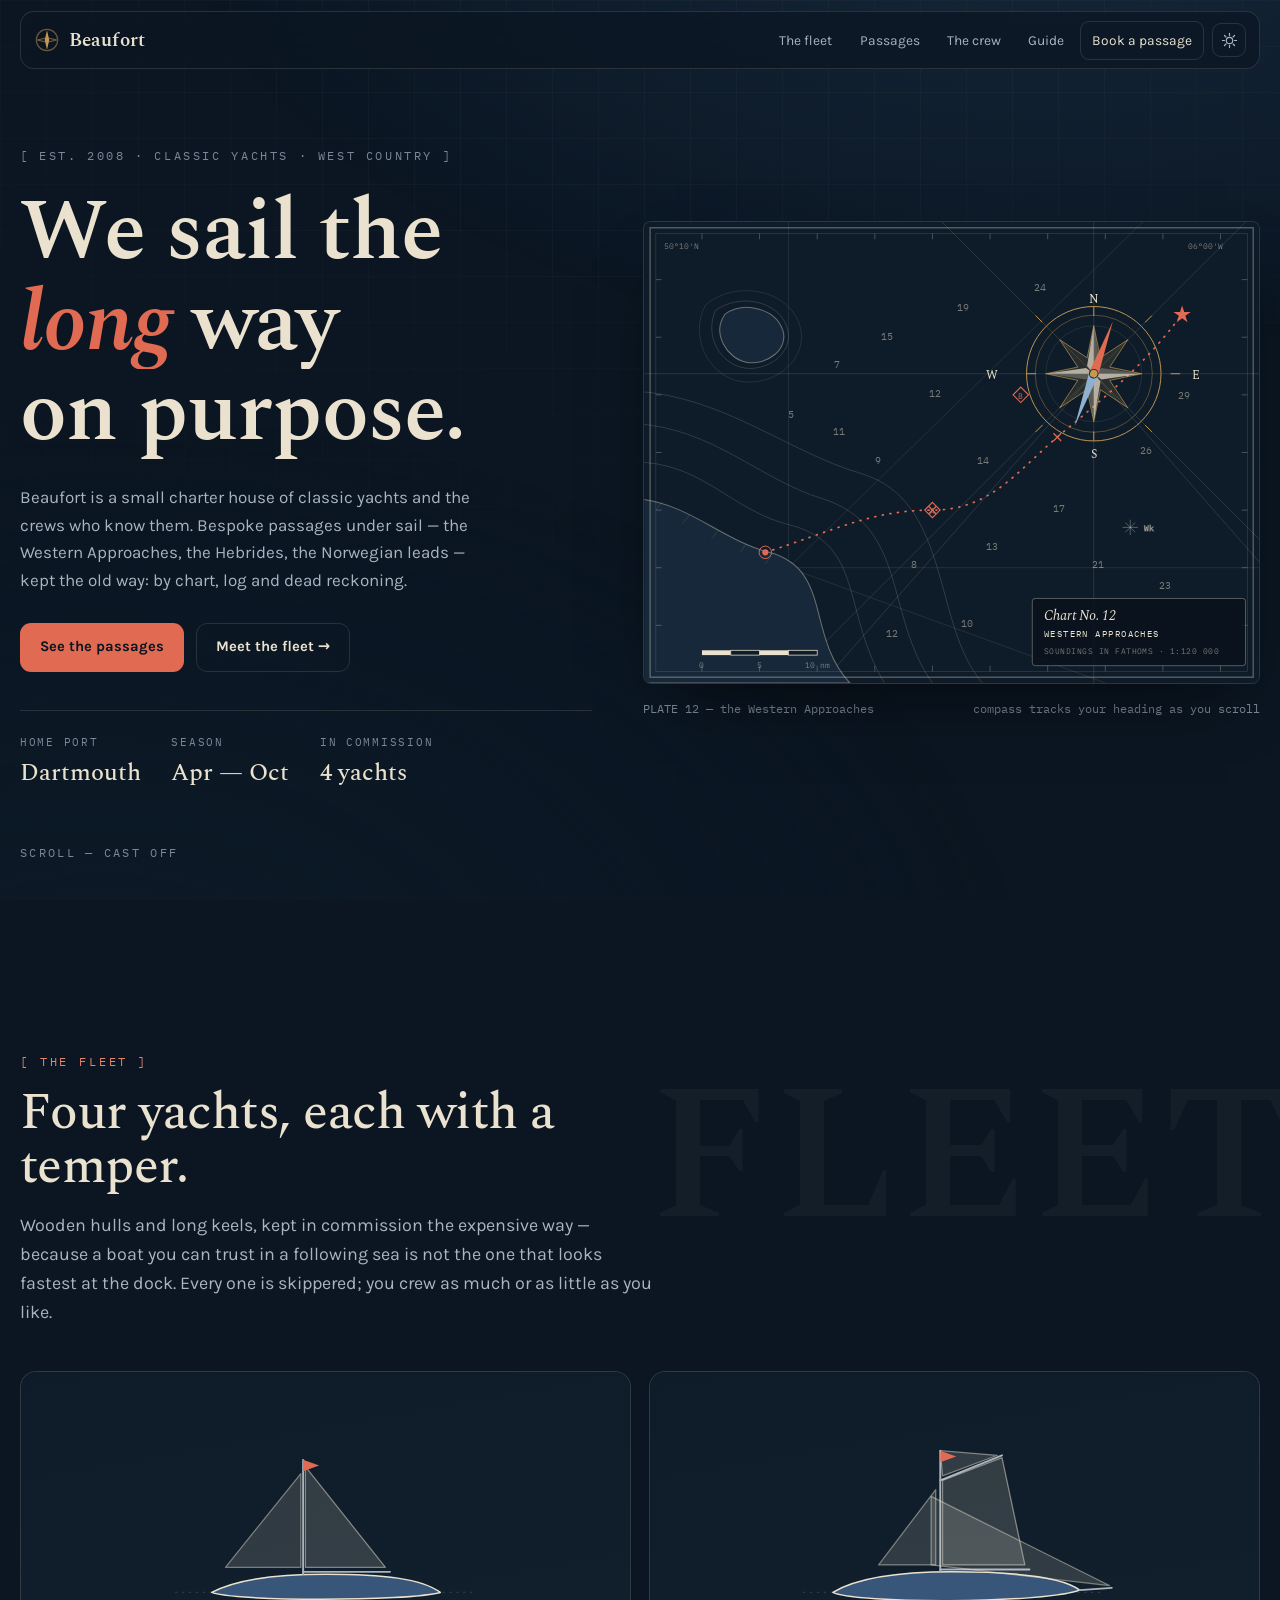
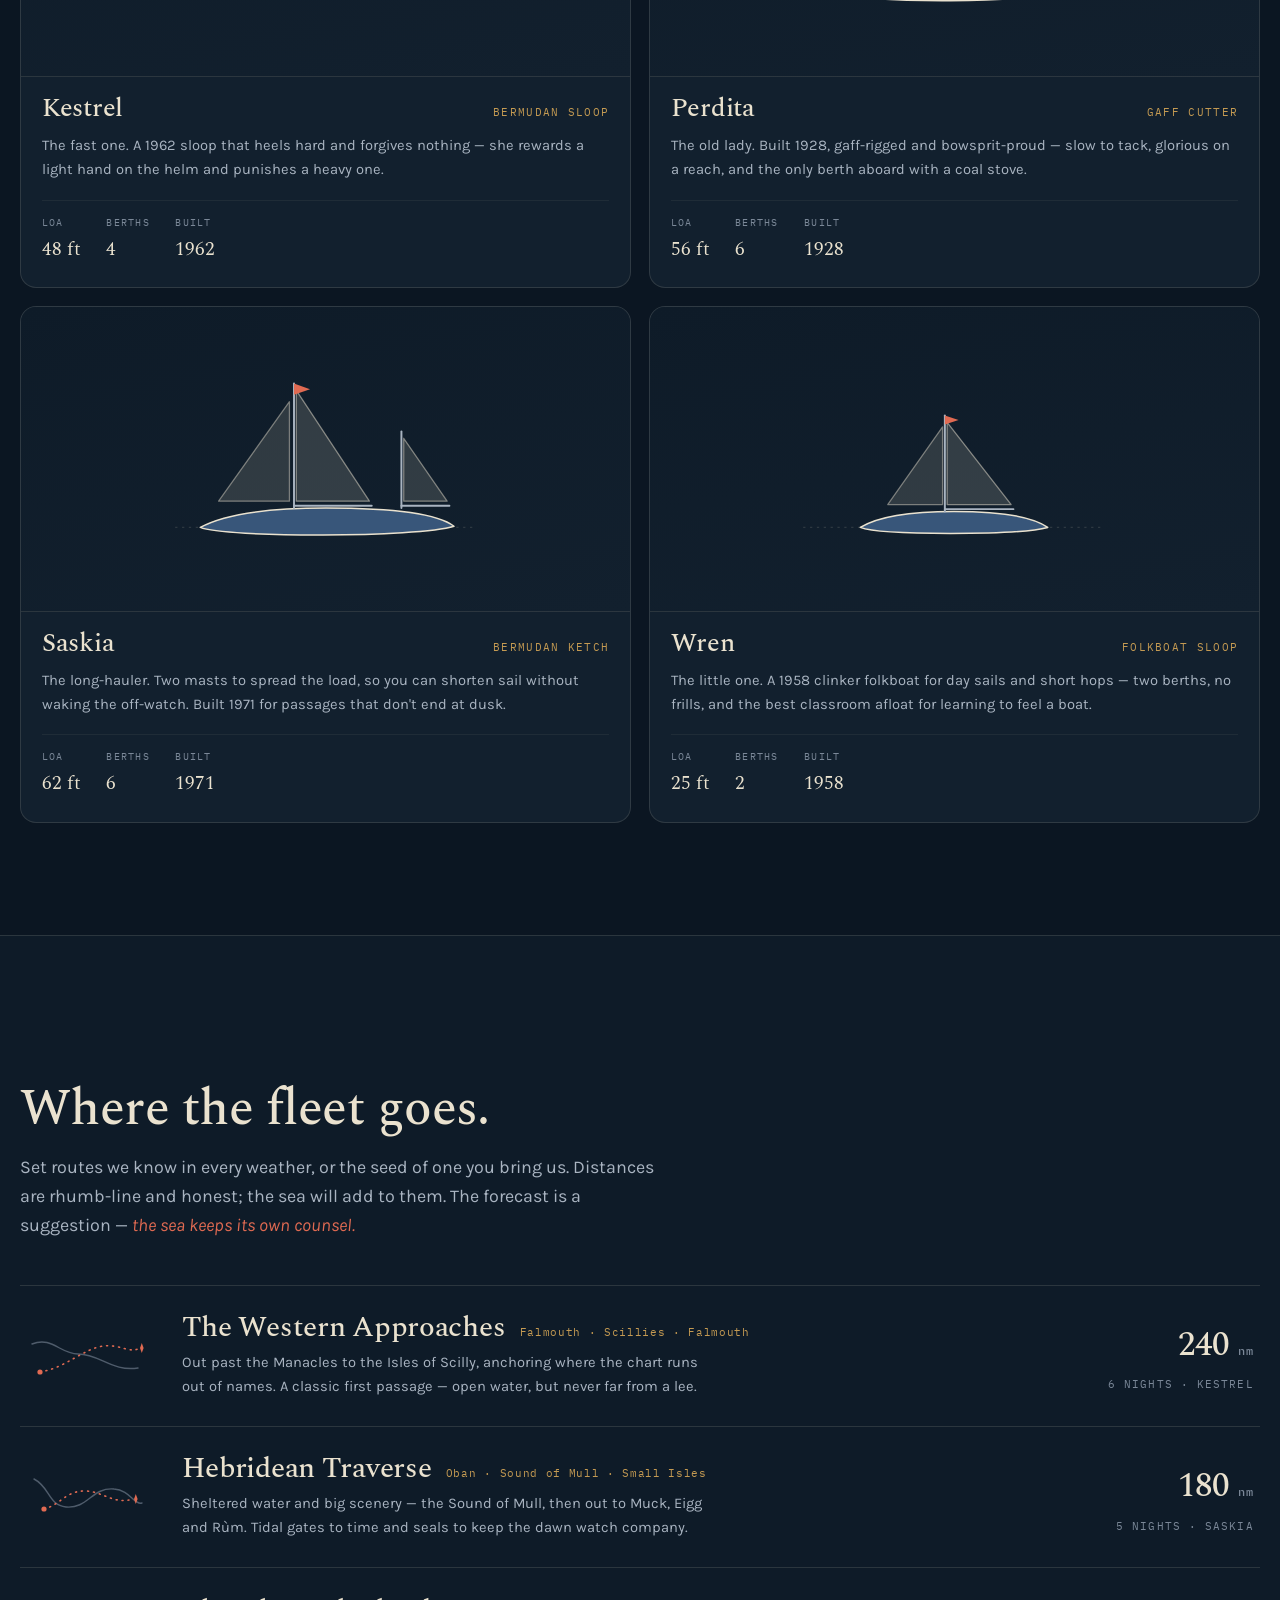
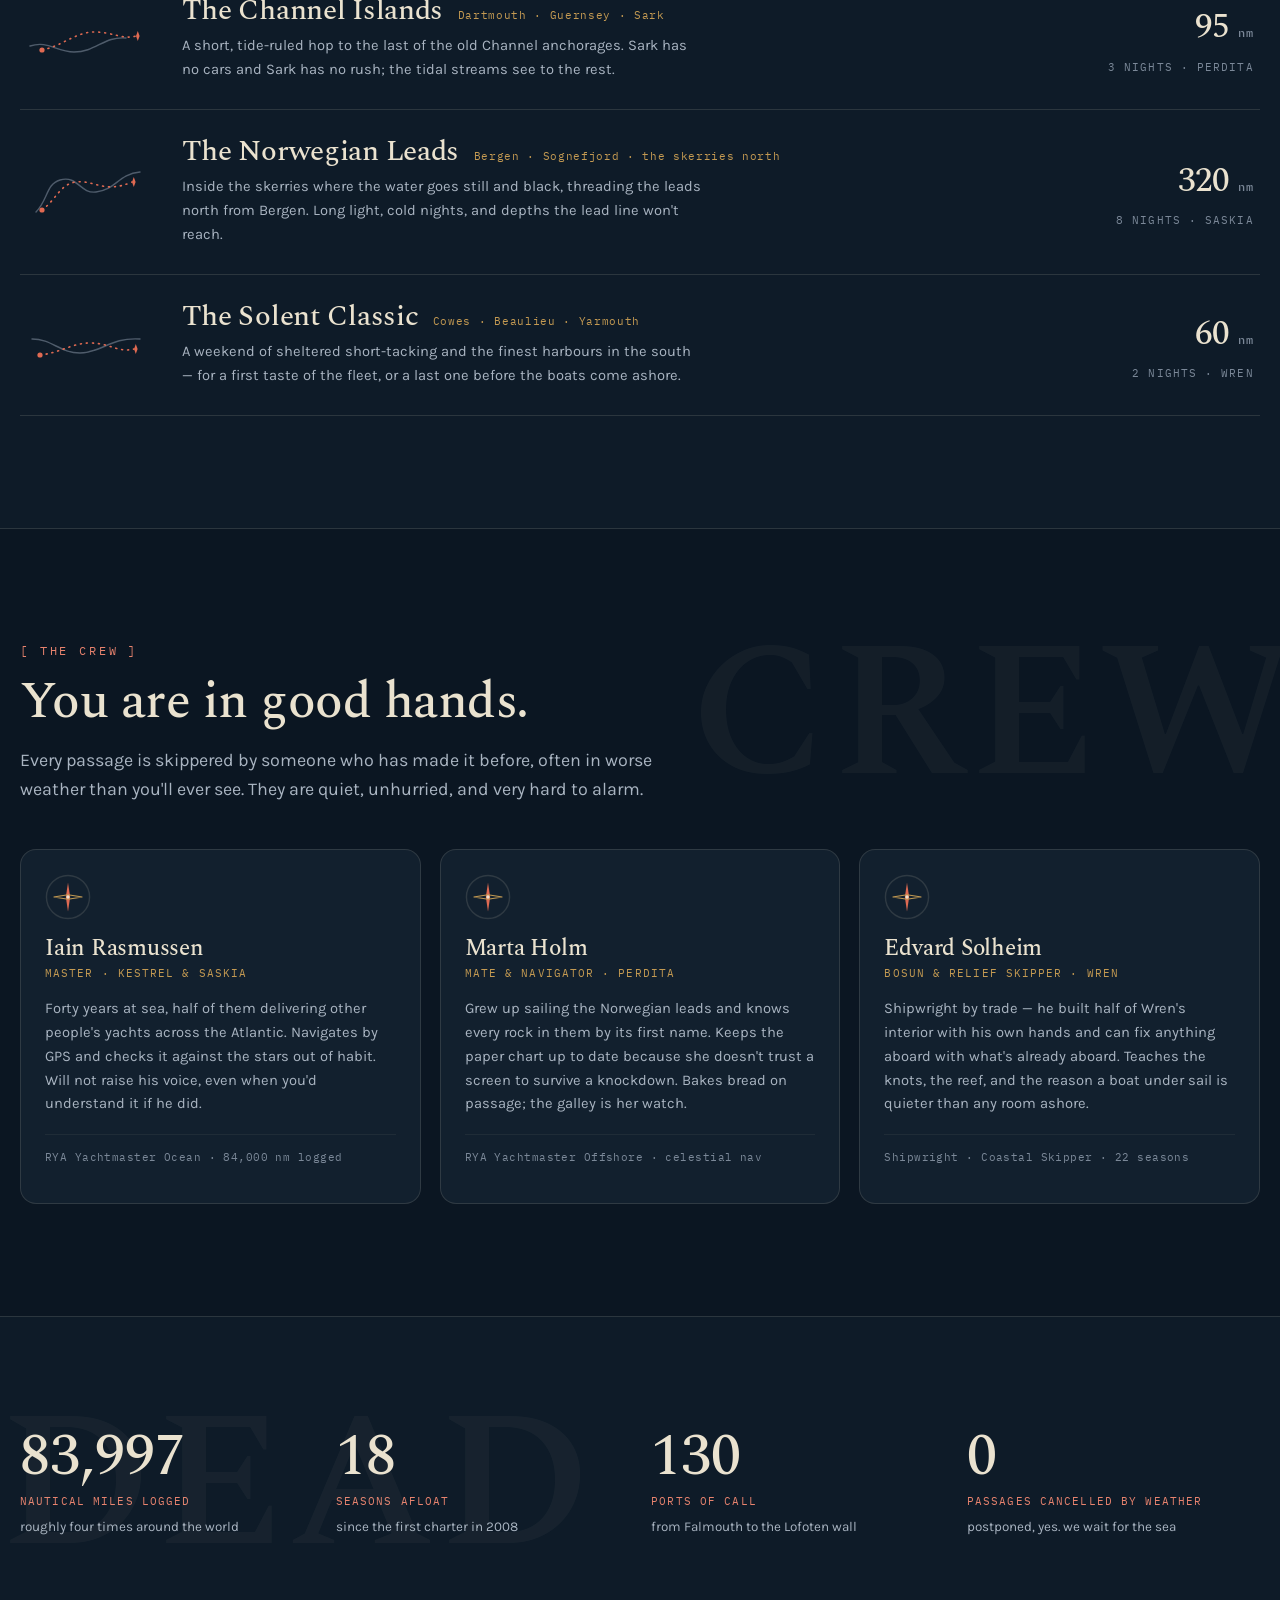
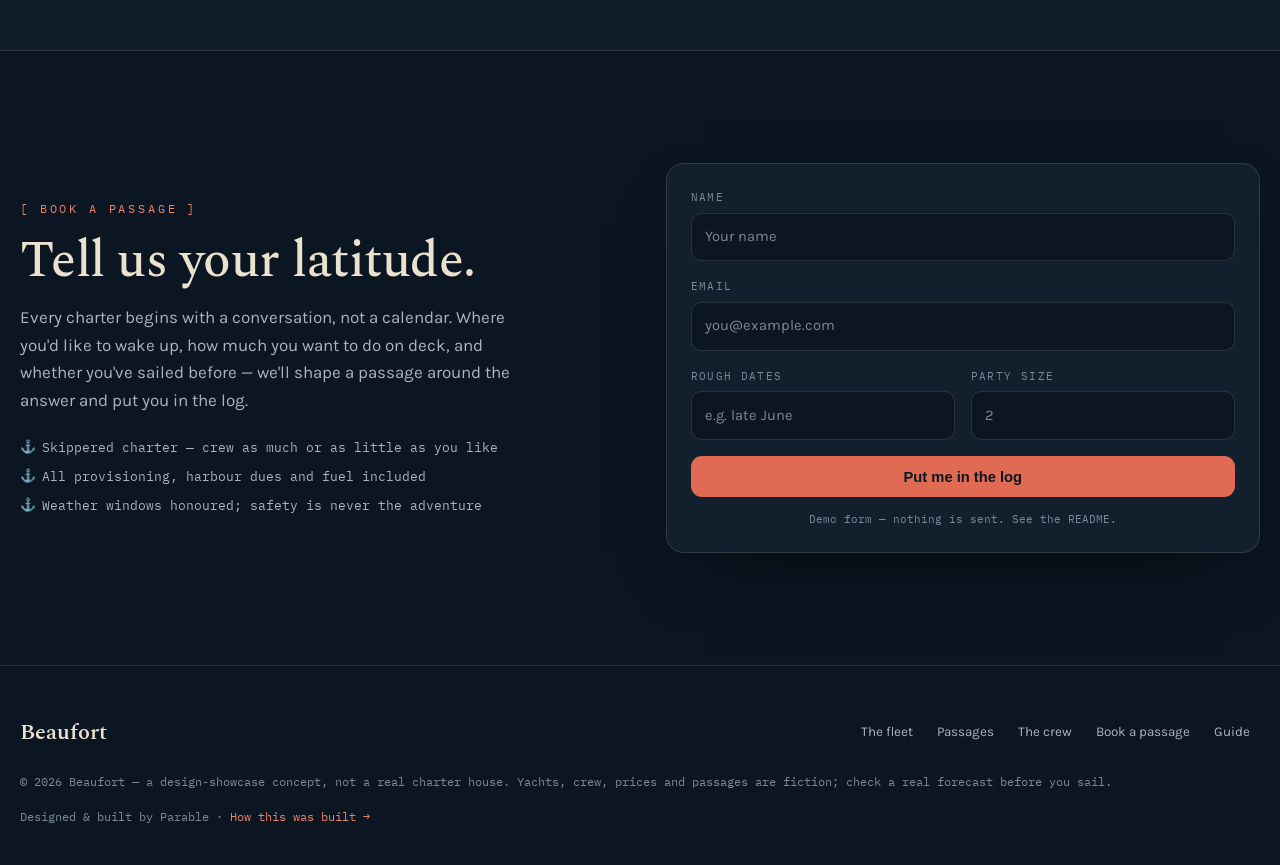
<file: index.html>
<!doctype html>
<html lang="en" data-theme="dark">
<head>
<meta charset="utf-8" />
<meta name="viewport" content="width=device-width, initial-scale=1" />
<script>
  document.documentElement.classList.add('js');
  try { var t = localStorage.getItem('beaufort-theme'); if (t) document.documentElement.dataset.theme = t; } catch (e) {}
</script>
<title>Beaufort — classic yacht charter under sail</title>
<meta name="description" content="Beaufort is a small charter house of classic yachts and the crews who know them. Bespoke passages under sail — the Western Approaches, the Hebrides, the Norwegian leads — navigated by chart, log and dead reckoning." />
<meta name="theme-color" content="#0b1622" />
<meta name="color-scheme" content="dark light" />
<meta property="og:title" content="Beaufort — classic yacht charter under sail" />
<meta property="og:description" content="A small charter house of classic yachts. Bespoke passages under sail, kept the old way — by chart, log and dead reckoning." />
<link rel="preconnect" href="https://fonts.googleapis.com" />
<link rel="preconnect" href="https://fonts.gstatic.com" crossorigin />
<link href="https://fonts.googleapis.com/css2?family=Spectral:ital,wght@0,400;0,500;0,600;1,400;1,500&family=Karla:wght@400;500;700&family=IBM+Plex+Mono:wght@400;500&display=swap" rel="stylesheet" />
<link rel="stylesheet" href="./styles.css" />
</head>
<body>
<div class="film" aria-hidden="true"></div>
<a class="skip" href="#main">Skip to content</a>

<header class="nav">
  <a class="brand" href="./" aria-label="Beaufort home">
    <svg class="brand-mark" viewBox="0 0 28 28" aria-hidden="true" focusable="false">
      <circle cx="14" cy="14" r="11.5" fill="none" stroke="currentColor" stroke-width="1.3" opacity=".5"/>
      <path d="M14 3.5 L16.4 14 L14 24.5 L11.6 14 Z" fill="currentColor"/>
      <path d="M3.5 14 L14 11.6 L24.5 14 L14 16.4 Z" fill="none" stroke="currentColor" stroke-width="1.1" opacity=".6"/>
      <circle cx="14" cy="14" r="1.5" fill="currentColor"/>
    </svg>
    <span class="brand-word">Beaufort</span>
  </a>
  <nav class="nav-links" aria-label="Primary">
    <a href="#fleet">The fleet</a>
    <a href="#passages">Passages</a>
    <a href="#crew">The crew</a>
    <a href="./guide/">Guide</a>
    <a class="nav-cta" href="#book">Book a passage</a>
    <button id="themeBtn" class="theme-btn" type="button" aria-pressed="true" aria-label="Switch to light mode" title="Toggle chart / night">
      <svg class="ico-sun" viewBox="0 0 24 24" aria-hidden="true"><circle cx="12" cy="12" r="4.5"/><g stroke-linecap="round"><path d="M12 2v3M12 19v3M2 12h3M19 12h3M4.9 4.9l2.1 2.1M17 17l2.1 2.1M19.1 4.9L17 7M7 17l-2.1 2.1"/></g></svg>
      <svg class="ico-moon" viewBox="0 0 24 24" aria-hidden="true"><path d="M20 14.5A8 8 0 1 1 9.5 4a6.5 6.5 0 0 0 10.5 10.5Z"/></svg>
    </button>
  </nav>
</header>

<main id="main">

  <!-- ============ hero — animated sea chart ============ -->
  <section class="hero" aria-labelledby="hero-title">
    <div class="hero-grid">
      <div class="hero-copy">
        <p class="eyebrow mono">[ Est. 2008 · classic yachts · West Country ]</p>
        <h1 id="hero-title" class="hero-title">
          <span class="line"><span>We sail the</span></span>
          <span class="line"><span><em>long</em> way</span></span>
          <span class="line"><span>on purpose.</span></span>
        </h1>
        <p class="hero-sub">Beaufort is a small charter house of classic yachts and the crews who
          know them. Bespoke passages under sail — the Western Approaches, the Hebrides, the
          Norwegian leads — kept the old way: by chart, log and dead reckoning.</p>
        <div class="hero-actions">
          <a class="btn btn-primary" href="#passages">See the passages</a>
          <a class="btn btn-ghost" href="#fleet">Meet the fleet →</a>
        </div>
        <dl class="hero-facts">
          <div><dt class="mono">Home port</dt><dd>Dartmouth</dd></div>
          <div><dt class="mono">Season</dt><dd>Apr — Oct</dd></div>
          <div><dt class="mono">In commission</dt><dd><span class="c-num" data-to="4">0</span> yachts</dd></div>
        </dl>
      </div>

      <figure class="chart-fig" aria-labelledby="chart-cap">
        <div class="chart-panel">
          <svg id="chart" class="chart" viewBox="0 0 640 480" role="img"
               aria-label="A stylised nautical sea chart of the Western Approaches — faint depth contours, scattered soundings in fathoms, a radiating rhumb-line network from a compass rose, and one dashed charter route weaving from harbour out to open sea.">
            <defs>
              <clipPath id="chartClip"><rect x="0" y="0" width="640" height="480"/></clipPath>
              <clipPath id="routeReveal"><rect id="routeRevealRect" x="0" y="0" width="640" height="480"/></clipPath>
            </defs>

            <g clip-path="url(#chartClip)">
              <!-- water / paper -->
              <rect x="0" y="0" width="640" height="480" fill="var(--chart-bg)"/>

              <!-- rhumb-line network, radiating from the rose and a secondary node -->
              <g class="rhumb" stroke="var(--chart-faint)" stroke-width="0.7" fill="none">
                <line x1="468" y1="158" x2="-140" y2="158"/>
                <line x1="468" y1="158" x2="1076" y2="158"/>
                <line x1="468" y1="158" x2="468" y2="-140"/>
                <line x1="468" y1="158" x2="468" y2="758"/>
                <line x1="468" y1="158" x2="38" y2="588"/>
                <line x1="468" y1="158" x2="898" y2="-272"/>
                <line x1="468" y1="158" x2="898" y2="588"/>
                <line x1="468" y1="158" x2="38" y2="-272"/>
                <line x1="468" y1="158" x2="90" y2="588"/>
                <line x1="468" y1="158" x2="846" y2="588"/>
                <!-- secondary node, lower-left -->
                <line x1="150" y1="360" x2="640" y2="360" opacity=".7"/>
                <line x1="150" y1="360" x2="150" y2="-120" opacity=".7"/>
                <line x1="150" y1="360" x2="560" y2="-40" opacity=".7"/>
                <line x1="150" y1="360" x2="480" y2="480" opacity=".7"/>
              </g>

              <!-- isobaths (depth contours) -->
              <g class="isobath" fill="none" stroke="var(--chart-line)" stroke-width="0.9" opacity=".55">
                <path d="M-10 250 C 60 250 90 300 150 315 C 230 335 205 405 250 480"/>
                <path d="M-10 210 C 70 214 120 268 185 288 C 275 316 250 410 300 480"/>
                <path d="M-10 176 C 84 182 150 240 226 262 C 320 290 300 420 352 480"/>
                <!-- island contours, upper-left -->
                <path d="M74 92 C 100 74 138 82 148 108 C 158 134 130 156 104 152 C 80 148 62 120 74 92 Z"/>
                <path d="M64 86 C 96 60 150 70 162 108 C 172 142 136 172 100 166 C 66 160 46 118 64 86 Z" opacity=".7"/>
              </g>

              <!-- land — headland (lower-left) and island (upper-left) -->
              <g class="land">
                <path d="M-10 480 L-10 288 C 46 292 78 330 130 344 C 196 362 168 430 214 480 Z"
                      fill="var(--land)" stroke="var(--land-edge)" stroke-width="1.1" stroke-linejoin="round"/>
                <path d="M84 96 C 104 82 136 90 144 112 C 151 132 128 150 106 146 C 86 142 70 116 84 96 Z"
                      fill="var(--land)" stroke="var(--land-edge)" stroke-width="1.1" stroke-linejoin="round"/>
                <!-- coastal hatching on the headland -->
                <g stroke="var(--land-edge)" stroke-width="0.6" opacity=".5">
                  <path d="M12 300 l7 -9 M40 314 l7 -9 M70 330 l7 -9 M100 344 l6 -9 M126 356 l6 -8"/>
                </g>
              </g>

              <!-- soundings — depths in fathoms -->
              <g class="soundings mono" fill="var(--sounding)" font-size="10.5" font-family="'IBM Plex Mono', monospace">
                <text x="246" y="123">15</text>
                <text x="326" y="93">19</text>
                <text x="406" y="72">24</text>
                <text x="296" y="182">12</text>
                <text x="240" y="252">9</text>
                <text x="196" y="222">11</text>
                <text x="346" y="252">14</text>
                <text x="426" y="302">17</text>
                <text x="356" y="342">13</text>
                <text x="278" y="360">8</text>
                <text x="516" y="242">26</text>
                <text x="556" y="184">29</text>
                <text x="466" y="360">21</text>
                <text x="536" y="382">23</text>
                <text x="198" y="152">7</text>
                <text x="150" y="204">5</text>
                <text x="330" y="422">10</text>
                <text x="418" y="432">16</text>
                <text x="252" y="432">12</text>
              </g>

              <!-- tidal diamonds & a wreck -->
              <g class="marks">
                <g class="tidal">
                  <path d="M300 292 l8 8 l-8 8 l-8 -8 Z" fill="none" stroke="var(--accent-line)" stroke-width="1.2"/>
                  <text x="300" y="304" text-anchor="middle" fill="var(--accent-line)" font-size="8.5" font-family="'IBM Plex Mono', monospace">A</text>
                </g>
                <g class="tidal">
                  <path d="M392 172 l8 8 l-8 8 l-8 -8 Z" fill="none" stroke="var(--accent-line)" stroke-width="1.2"/>
                  <text x="392" y="184" text-anchor="middle" fill="var(--accent-line)" font-size="8.5" font-family="'IBM Plex Mono', monospace">B</text>
                </g>
                <g class="wreck" stroke="var(--chart-line)" stroke-width="1" fill="none">
                  <path d="M498 318 h16 M506 310 v16 M501 313 l10 10 M511 313 l-10 10"/>
                  <text x="520" y="322" fill="var(--sounding)" font-size="8.5" font-family="'IBM Plex Mono', monospace">Wk</text>
                </g>
              </g>

              <!-- water shimmer — a slow light band over the sea -->
              <rect class="chart-sheen" x="-260" y="0" width="240" height="480" fill="url(#sheenGrad)" opacity="0" pointer-events="none"/>
              <defs>
                <linearGradient id="sheenGrad" x1="0" y1="0" x2="1" y2="0">
                  <stop offset="0" stop-color="var(--sheen)" stop-opacity="0"/>
                  <stop offset="0.5" stop-color="var(--sheen)" stop-opacity="1"/>
                  <stop offset="1" stop-color="var(--sheen)" stop-opacity="0"/>
                </linearGradient>
              </defs>

              <!-- the charter route -->
              <g clip-path="url(#routeReveal)">
                <path class="route-line" d="M126 344 C 196 322 236 300 300 300 C 360 300 388 260 430 224 C 480 182 520 150 560 96"
                      fill="none" stroke="var(--accent-line)" stroke-width="1.8" stroke-linecap="round" stroke-dasharray="1 7"/>
                <g class="route-wp" fill="none" stroke="var(--accent-line)" stroke-width="1.3">
                  <path d="M296 296 l8 8 M304 296 l-8 8"/>
                  <path d="M426 220 l8 8 M434 220 l-8 8"/>
                </g>
                <!-- departure buoy -->
                <circle cx="126" cy="344" r="3.2" fill="var(--accent-line)"/>
                <circle cx="126" cy="344" r="6.5" fill="none" stroke="var(--accent-line)" stroke-width="1"/>
                <!-- landfall star -->
                <g transform="translate(560 96)">
                  <path d="M0 -9 L2.2 -2.4 L9 -2.4 L3.4 1.6 L5.6 8.4 L0 4.3 L-5.6 8.4 L-3.4 1.6 L-9 -2.4 L-2.2 -2.4 Z"
                        fill="var(--accent-line)"/>
                </g>
              </g>

              <!-- compass rose -->
              <g class="rose" transform="translate(0 0)">
                <circle cx="468" cy="158" r="70" fill="none" stroke="var(--rose)" stroke-width="1"/>
                <circle cx="468" cy="158" r="61" fill="none" stroke="var(--rose)" stroke-width="0.6" opacity=".7"/>
                <circle cx="468" cy="158" r="50" fill="none" stroke="var(--chart-line)" stroke-width="0.6" opacity=".5"/>
                <!-- degree ticks every 30° -->
                <g class="rose-ticks" stroke="var(--rose)" stroke-width="1">
                  <line x1="468" y1="88" x2="468" y2="98"/>
                  <line x1="558" y1="158" x2="548" y2="158"/>
                  <line x1="468" y1="228" x2="468" y2="218"/>
                  <line x1="398" y1="158" x2="408" y2="158"/>
                  <line x1="528.6" y1="97.4" x2="521.5" y2="104.5"/>
                  <line x1="528.6" y1="218.6" x2="521.5" y2="211.5"/>
                  <line x1="407.4" y1="218.6" x2="414.5" y2="211.5"/>
                  <line x1="407.4" y1="97.4" x2="414.5" y2="104.5"/>
                </g>
                <!-- 8-point star -->
                <path class="rose-star" d="M468,108 L474.9,141.4 L503.4,122.6 L484.6,151.1 L518,158 L484.6,164.9 L503.4,193.4 L474.9,174.6 L468,208 L461.1,174.6 L432.6,193.4 L451.4,164.9 L418,158 L451.4,151.1 L432.6,122.6 L461.1,141.4 Z"
                      fill="var(--rose-fill)" stroke="var(--rose)" stroke-width="0.7"/>
                <!-- two-tone cardinal points -->
                <g class="rose-cardinals">
                  <path d="M468,108 L461,150 L468,158 Z" fill="var(--rose-dk)"/>
                  <path d="M468,108 L475,150 L468,158 Z" fill="var(--rose-lt)"/>
                  <path d="M518,158 L476,152 L468,158 Z" fill="var(--rose-lt)"/>
                  <path d="M518,158 L476,164 L468,158 Z" fill="var(--rose-dk)"/>
                  <path d="M468,208 L461,166 L468,158 Z" fill="var(--rose-lt)"/>
                  <path d="M468,208 L475,166 L468,158 Z" fill="var(--rose-dk)"/>
                  <path d="M418,158 L460,152 L468,158 Z" fill="var(--rose-dk)"/>
                  <path d="M418,158 L460,164 L468,158 Z" fill="var(--rose-lt)"/>
                </g>
                <!-- cardinal letters -->
                <g class="rose-letters" fill="var(--chart-ink)" font-family="'Spectral', serif" font-size="13" text-anchor="middle">
                  <text x="468" y="84">N</text>
                  <text x="574" y="163">E</text>
                  <text x="468" y="246">S</text>
                  <text x="362" y="163">W</text>
                </g>
                <!-- the rotating needle -->
                <g id="roseNeedle" transform="rotate(20 468 158)">
                  <path d="M468 100 L473 158 L463 158 Z" fill="var(--accent-line)"/>
                  <path d="M468 216 L473 158 L463 158 Z" fill="var(--needle-s)"/>
                  <circle cx="468" cy="158" r="4.5" fill="var(--rose)" stroke="var(--chart-bg)" stroke-width="1"/>
                </g>
              </g>

              <!-- neatline (chart border) + graticule ticks -->
              <g class="neatline" fill="none" stroke="var(--chart-line)">
                <rect x="6" y="6" width="628" height="468" stroke-width="1.4"/>
                <rect x="12" y="12" width="616" height="456" stroke-width="0.6" opacity=".6"/>
                <g stroke-width="0.8">
                  <path d="M60 12 v6 M120 12 v6 M180 12 v6 M240 12 v6 M300 12 v6 M360 12 v6 M420 12 v6 M480 12 v6 M540 12 v6 M600 12 v6"/>
                  <path d="M60 468 v-6 M120 468 v-6 M180 468 v-6 M240 468 v-6 M300 468 v-6 M360 468 v-6 M420 468 v-6 M480 468 v-6 M540 468 v-6 M600 468 v-6"/>
                  <path d="M12 60 h6 M12 120 h6 M12 180 h6 M12 240 h6 M12 300 h6 M12 360 h6 M12 420 h6"/>
                  <path d="M628 60 h-6 M628 120 h-6 M628 180 h-6 M628 240 h-6 M628 300 h-6 M628 360 h-6 M628 420 h-6"/>
                </g>
              </g>
              <g class="grat-labels mono" fill="var(--sounding)" font-size="8" font-family="'IBM Plex Mono', monospace">
                <text x="20" y="28">50°10′N</text>
                <text x="566" y="28">06°00′W</text>
              </g>

              <!-- scale bar -->
              <g class="scalebar" transform="translate(60 446)">
                <rect x="0" y="0" width="30" height="5" fill="var(--chart-ink)"/>
                <rect x="30" y="0" width="30" height="5" fill="var(--chart-bg)" stroke="var(--chart-ink)" stroke-width="0.8"/>
                <rect x="60" y="0" width="30" height="5" fill="var(--chart-ink)"/>
                <rect x="90" y="0" width="30" height="5" fill="var(--chart-bg)" stroke="var(--chart-ink)" stroke-width="0.8"/>
                <g fill="var(--sounding)" font-size="8" font-family="'IBM Plex Mono', monospace" text-anchor="middle">
                  <text x="0" y="18">0</text>
                  <text x="60" y="18">5</text>
                  <text x="120" y="18">10 nm</text>
                </g>
              </g>

              <!-- cartouche -->
              <g class="cartouche">
                <rect x="404" y="392" width="222" height="70" rx="3" fill="var(--cartouche)" stroke="var(--chart-line)" stroke-width="1"/>
                <text x="416" y="414" fill="var(--chart-ink)" font-family="'Spectral', serif" font-size="15" font-style="italic">Chart No. 12</text>
                <text x="416" y="432" fill="var(--chart-ink)" font-family="'IBM Plex Mono', monospace" font-size="9" letter-spacing="1.5">WESTERN APPROACHES</text>
                <text x="416" y="450" fill="var(--sounding)" font-family="'IBM Plex Mono', monospace" font-size="8" letter-spacing="0.5">SOUNDINGS IN FATHOMS · 1:120 000</text>
              </g>
            </g>
          </svg>
          <div class="chart-grain" aria-hidden="true"></div>
        </div>
        <figcaption id="chart-cap" class="chart-cap mono">
          <span>PLATE 12 — the Western Approaches</span>
          <span>compass tracks your heading as you scroll</span>
        </figcaption>
      </figure>
    </div>
    <p class="hero-scroll mono" aria-hidden="true">scroll — cast off</p>
  </section>

  <!-- ============ the fleet ============ -->
  <section id="fleet" class="fleet">
    <span class="wm" aria-hidden="true">FLEET</span>
    <div class="wrap">
      <div class="sec-head">
        <p class="kicker mono reveal">[ The fleet ]</p>
        <h2 class="reveal">Four yachts, each with a temper.</h2>
        <p class="lede reveal">Wooden hulls and long keels, kept in commission the expensive way —
          because a boat you can trust in a following sea is not the one that looks fastest at the
          dock. Every one is skippered; you crew as much or as little as you like.</p>
      </div>

      <div class="fleet-grid">
        <article class="yacht reveal">
          <div class="yacht-art">
            <svg viewBox="0 0 280 180" aria-hidden="true" focusable="false" class="sailplan">
              <!-- waterline -->
              <line x1="8" y1="150" x2="272" y2="150" class="waterline"/>
              <!-- hull: bermudan sloop, long overhangs -->
              <path d="M40 150 C 60 158 210 158 240 150 C 224 138 190 134 140 134 C 96 134 62 138 40 150 Z" class="hull"/>
              <!-- mast + boom -->
              <line x1="120" y1="134" x2="120" y2="34" class="spar"/>
              <line x1="120" y1="132" x2="196" y2="132" class="spar"/>
              <!-- mainsail -->
              <path d="M122 40 L122 128 L192 128 Z" class="sail"/>
              <!-- genoa -->
              <path d="M118 46 L118 128 L52 128 Z" class="sail sail--fore"/>
              <!-- burgee -->
              <path d="M120 34 l14 5 l-14 5 Z" class="burgee"/>
            </svg>
          </div>
          <div class="yacht-info">
            <div class="yacht-top"><h3>Kestrel</h3><span class="yacht-rig mono">Bermudan sloop</span></div>
            <p class="yacht-note">The fast one. A 1962 sloop that heels hard and forgives nothing —
              she rewards a light hand on the helm and punishes a heavy one.</p>
            <dl class="specs mono">
              <div><dt>LOA</dt><dd>48 ft</dd></div>
              <div><dt>Berths</dt><dd>4</dd></div>
              <div><dt>Built</dt><dd>1962</dd></div>
            </dl>
          </div>
        </article>

        <article class="yacht reveal">
          <div class="yacht-art">
            <svg viewBox="0 0 280 180" aria-hidden="true" focusable="false" class="sailplan">
              <line x1="8" y1="150" x2="272" y2="150" class="waterline"/>
              <!-- hull: gaff cutter, deep counter stern -->
              <path d="M34 150 C 54 160 216 160 250 148 C 236 137 196 132 138 132 C 90 132 54 138 34 150 Z" class="hull"/>
              <!-- mast, gaff, boom, bowsprit -->
              <line x1="128" y1="132" x2="128" y2="26" class="spar"/>
              <line x1="128" y1="130" x2="206" y2="130" class="spar"/>
              <line x1="128" y1="52" x2="182" y2="30" class="spar"/>
              <line x1="250" y1="148" x2="278" y2="146" class="spar"/>
              <!-- gaff mainsail (quadrilateral) -->
              <path d="M130 52 L182 32 L202 126 L130 126 Z" class="sail"/>
              <!-- topsail -->
              <path d="M130 48 L128 26 L178 30 Z" class="sail sail--top"/>
              <!-- staysail + jib -->
              <path d="M124 60 L124 126 L74 126 Z" class="sail sail--fore"/>
              <path d="M120 66 L120 126 L276 144 Z" class="sail sail--fore" opacity=".82"/>
              <path d="M128 26 l14 5 l-14 5 Z" class="burgee"/>
            </svg>
          </div>
          <div class="yacht-info">
            <div class="yacht-top"><h3>Perdita</h3><span class="yacht-rig mono">Gaff cutter</span></div>
            <p class="yacht-note">The old lady. Built 1928, gaff-rigged and bowsprit-proud — slow to
              tack, glorious on a reach, and the only berth aboard with a coal stove.</p>
            <dl class="specs mono">
              <div><dt>LOA</dt><dd>56 ft</dd></div>
              <div><dt>Berths</dt><dd>6</dd></div>
              <div><dt>Built</dt><dd>1928</dd></div>
            </dl>
          </div>
        </article>

        <article class="yacht reveal">
          <div class="yacht-art">
            <svg viewBox="0 0 280 180" aria-hidden="true" focusable="false" class="sailplan">
              <line x1="8" y1="150" x2="272" y2="150" class="waterline"/>
              <!-- hull: ketch -->
              <path d="M30 150 C 52 159 220 159 252 149 C 238 138 198 133 140 133 C 88 133 50 139 30 150 Z" class="hull"/>
              <!-- main mast + mizzen -->
              <line x1="112" y1="133" x2="112" y2="24" class="spar"/>
              <line x1="112" y1="131" x2="180" y2="131" class="spar"/>
              <line x1="206" y1="133" x2="206" y2="66" class="spar"/>
              <line x1="206" y1="131" x2="248" y2="131" class="spar"/>
              <!-- main + mizzen sails -->
              <path d="M114 30 L114 127 L178 127 Z" class="sail"/>
              <path d="M208 72 L208 127 L246 127 Z" class="sail sail--miz"/>
              <!-- headsails -->
              <path d="M108 40 L108 127 L46 127 Z" class="sail sail--fore"/>
              <path d="M112 24 l14 5 l-14 5 Z" class="burgee"/>
            </svg>
          </div>
          <div class="yacht-info">
            <div class="yacht-top"><h3>Saskia</h3><span class="yacht-rig mono">Bermudan ketch</span></div>
            <p class="yacht-note">The long-hauler. Two masts to spread the load, so you can shorten
              sail without waking the off-watch. Built 1971 for passages that don't end at dusk.</p>
            <dl class="specs mono">
              <div><dt>LOA</dt><dd>62 ft</dd></div>
              <div><dt>Berths</dt><dd>6</dd></div>
              <div><dt>Built</dt><dd>1971</dd></div>
            </dl>
          </div>
        </article>

        <article class="yacht reveal">
          <div class="yacht-art">
            <svg viewBox="0 0 280 180" aria-hidden="true" focusable="false" class="sailplan">
              <line x1="8" y1="150" x2="272" y2="150" class="waterline"/>
              <!-- hull: folkboat, clinker, pretty double-ender -->
              <path d="M58 150 C 76 157 196 157 222 150 C 208 140 178 136 140 136 C 100 136 74 140 58 150 Z" class="hull"/>
              <line x1="132" y1="136" x2="132" y2="52" class="spar"/>
              <line x1="132" y1="134" x2="192" y2="134" class="spar"/>
              <path d="M134 58 L134 130 L190 130 Z" class="sail"/>
              <path d="M130 62 L130 130 L82 130 Z" class="sail sail--fore"/>
              <path d="M132 52 l12 4 l-12 4 Z" class="burgee"/>
            </svg>
          </div>
          <div class="yacht-info">
            <div class="yacht-top"><h3>Wren</h3><span class="yacht-rig mono">Folkboat sloop</span></div>
            <p class="yacht-note">The little one. A 1958 clinker folkboat for day sails and short
              hops — two berths, no frills, and the best classroom afloat for learning to feel a boat.</p>
            <dl class="specs mono">
              <div><dt>LOA</dt><dd>25 ft</dd></div>
              <div><dt>Berths</dt><dd>2</dd></div>
              <div><dt>Built</dt><dd>1958</dd></div>
            </dl>
          </div>
        </article>
      </div>
    </div>
  </section>

  <!-- ============ passages ============ -->
  <section id="passages" class="passages">
    <div class="wrap">
      <div class="sec-head">
        <p class="kicker mono reveal">[ Passages ]</p>
        <h2 class="reveal">Where the fleet goes.</h2>
        <p class="lede reveal">Set routes we know in every weather, or the seed of one you bring us.
          Distances are rhumb-line and honest; the sea will add to them. The forecast is a
          suggestion — <em>the sea keeps its own counsel.</em></p>
      </div>

      <ul class="passage-list" id="passageList">
        <li class="passage reveal">
          <div class="passage-map" aria-hidden="true">
            <svg viewBox="0 0 120 64" class="mini-route" focusable="false">
              <path d="M6 20 C 26 12 34 30 52 30 C 74 30 86 48 112 44" class="mr-land"/>
              <path d="M14 48 C 40 44 58 24 78 22 C 94 20 104 30 114 24" class="mr-line"/>
              <circle cx="14" cy="48" r="2.6" class="mr-a"/>
              <path d="M114 24 l1.8 -5 l1.8 5 l-1.8 5 Z" class="mr-b"/>
            </svg>
          </div>
          <div class="passage-body">
            <div class="passage-head">
              <h3>The Western Approaches</h3>
              <span class="passage-legs mono">Falmouth · Scillies · Falmouth</span>
            </div>
            <p class="passage-note">Out past the Manacles to the Isles of Scilly, anchoring where the
              chart runs out of names. A classic first passage — open water, but never far from a lee.</p>
          </div>
          <div class="passage-stats mono">
            <span class="ps-num"><span class="c-num" data-to="240">0</span> <em>nm</em></span>
            <span class="ps-sub">6 nights · Kestrel</span>
          </div>
        </li>

        <li class="passage reveal">
          <div class="passage-map" aria-hidden="true">
            <svg viewBox="0 0 120 64" class="mini-route" focusable="false">
              <path d="M8 14 C 24 22 22 40 40 42 C 62 44 66 22 88 24 C 104 25 108 40 116 38" class="mr-land"/>
              <path d="M18 44 C 34 40 40 26 58 26 C 78 26 86 40 108 34" class="mr-line"/>
              <circle cx="18" cy="44" r="2.6" class="mr-a"/>
              <path d="M108 34 l1.8 -5 l1.8 5 l-1.8 5 Z" class="mr-b"/>
            </svg>
          </div>
          <div class="passage-body">
            <div class="passage-head">
              <h3>Hebridean Traverse</h3>
              <span class="passage-legs mono">Oban · Sound of Mull · Small Isles</span>
            </div>
            <p class="passage-note">Sheltered water and big scenery — the Sound of Mull, then out to
              Muck, Eigg and Rùm. Tidal gates to time and seals to keep the dawn watch company.</p>
          </div>
          <div class="passage-stats mono">
            <span class="ps-num"><span class="c-num" data-to="180">0</span> <em>nm</em></span>
            <span class="ps-sub">5 nights · Saskia</span>
          </div>
        </li>

        <li class="passage reveal">
          <div class="passage-map" aria-hidden="true">
            <svg viewBox="0 0 120 64" class="mini-route" focusable="false">
              <path d="M4 40 C 22 34 30 46 48 46 C 70 46 78 30 100 32" class="mr-land"/>
              <path d="M16 44 C 36 40 50 26 68 26 C 88 26 96 34 110 30" class="mr-line"/>
              <circle cx="16" cy="44" r="2.6" class="mr-a"/>
              <path d="M110 30 l1.8 -5 l1.8 5 l-1.8 5 Z" class="mr-b"/>
            </svg>
          </div>
          <div class="passage-body">
            <div class="passage-head">
              <h3>The Channel Islands</h3>
              <span class="passage-legs mono">Dartmouth · Guernsey · Sark</span>
            </div>
            <p class="passage-note">A short, tide-ruled hop to the last of the old Channel anchorages.
              Sark has no cars and Sark has no rush; the tidal streams see to the rest.</p>
          </div>
          <div class="passage-stats mono">
            <span class="ps-num"><span class="c-num" data-to="95">0</span> <em>nm</em></span>
            <span class="ps-sub">3 nights · Perdita</span>
          </div>
        </li>

        <li class="passage reveal">
          <div class="passage-map" aria-hidden="true">
            <svg viewBox="0 0 120 64" class="mini-route" focusable="false">
              <path d="M10 52 C 22 40 20 24 34 20 C 52 15 54 34 70 32 C 90 30 92 14 114 12" class="mr-land"/>
              <path d="M16 50 C 30 40 34 24 50 22 C 70 20 78 34 106 22" class="mr-line"/>
              <circle cx="16" cy="50" r="2.6" class="mr-a"/>
              <path d="M106 22 l1.8 -5 l1.8 5 l-1.8 5 Z" class="mr-b"/>
            </svg>
          </div>
          <div class="passage-body">
            <div class="passage-head">
              <h3>The Norwegian Leads</h3>
              <span class="passage-legs mono">Bergen · Sognefjord · the skerries north</span>
            </div>
            <p class="passage-note">Inside the skerries where the water goes still and black, threading
              the leads north from Bergen. Long light, cold nights, and depths the lead line won't reach.</p>
          </div>
          <div class="passage-stats mono">
            <span class="ps-num"><span class="c-num" data-to="320">0</span> <em>nm</em></span>
            <span class="ps-sub">8 nights · Saskia</span>
          </div>
        </li>

        <li class="passage reveal">
          <div class="passage-map" aria-hidden="true">
            <svg viewBox="0 0 120 64" class="mini-route" focusable="false">
              <path d="M6 26 C 26 26 34 40 54 40 C 76 40 84 24 114 26" class="mr-land"/>
              <path d="M14 42 C 34 40 46 30 64 30 C 84 30 92 40 108 36" class="mr-line"/>
              <circle cx="14" cy="42" r="2.6" class="mr-a"/>
              <path d="M108 36 l1.8 -5 l1.8 5 l-1.8 5 Z" class="mr-b"/>
            </svg>
          </div>
          <div class="passage-body">
            <div class="passage-head">
              <h3>The Solent Classic</h3>
              <span class="passage-legs mono">Cowes · Beaulieu · Yarmouth</span>
            </div>
            <p class="passage-note">A weekend of sheltered short-tacking and the finest harbours in the
              south — for a first taste of the fleet, or a last one before the boats come ashore.</p>
          </div>
          <div class="passage-stats mono">
            <span class="ps-num"><span class="c-num" data-to="60">0</span> <em>nm</em></span>
            <span class="ps-sub">2 nights · Wren</span>
          </div>
        </li>
      </ul>
    </div>
  </section>

  <!-- ============ the crew ============ -->
  <section id="crew" class="crew">
    <span class="wm" aria-hidden="true">CREW</span>
    <div class="wrap">
      <div class="sec-head">
        <p class="kicker mono reveal">[ The crew ]</p>
        <h2 class="reveal">You are in good hands.</h2>
        <p class="lede reveal">Every passage is skippered by someone who has made it before, often
          in worse weather than you'll ever see. They are quiet, unhurried, and very hard to alarm.</p>
      </div>

      <div class="crew-grid">
        <article class="skipper reveal">
          <div class="skipper-mark" aria-hidden="true">
            <svg viewBox="0 0 64 64" focusable="false"><circle cx="32" cy="32" r="30" class="sk-ring"/><path d="M32 12 L35 32 L32 52 L29 32 Z" class="sk-n"/><path d="M12 32 L32 29 L52 32 L32 35 Z" class="sk-e"/><circle cx="32" cy="32" r="2.4" class="sk-c"/></svg>
          </div>
          <h3>Iain Rasmussen</h3>
          <p class="skipper-role mono">Master · Kestrel & Saskia</p>
          <p class="skipper-bio">Forty years at sea, half of them delivering other people's yachts
            across the Atlantic. Navigates by GPS and checks it against the stars out of habit. Will
            not raise his voice, even when you'd understand it if he did.</p>
          <p class="skipper-tick mono">RYA Yachtmaster Ocean · 84,000 nm logged</p>
        </article>

        <article class="skipper reveal">
          <div class="skipper-mark" aria-hidden="true">
            <svg viewBox="0 0 64 64" focusable="false"><circle cx="32" cy="32" r="30" class="sk-ring"/><path d="M32 12 L35 32 L32 52 L29 32 Z" class="sk-n"/><path d="M12 32 L32 29 L52 32 L32 35 Z" class="sk-e"/><circle cx="32" cy="32" r="2.4" class="sk-c"/></svg>
          </div>
          <h3>Marta Holm</h3>
          <p class="skipper-role mono">Mate & navigator · Perdita</p>
          <p class="skipper-bio">Grew up sailing the Norwegian leads and knows every rock in them by
            its first name. Keeps the paper chart up to date because she doesn't trust a screen to
            survive a knockdown. Bakes bread on passage; the galley is her watch.</p>
          <p class="skipper-tick mono">RYA Yachtmaster Offshore · celestial nav</p>
        </article>

        <article class="skipper reveal">
          <div class="skipper-mark" aria-hidden="true">
            <svg viewBox="0 0 64 64" focusable="false"><circle cx="32" cy="32" r="30" class="sk-ring"/><path d="M32 12 L35 32 L32 52 L29 32 Z" class="sk-n"/><path d="M12 32 L32 29 L52 32 L32 35 Z" class="sk-e"/><circle cx="32" cy="32" r="2.4" class="sk-c"/></svg>
          </div>
          <h3>Edvard Solheim</h3>
          <p class="skipper-role mono">Bosun & relief skipper · Wren</p>
          <p class="skipper-bio">Shipwright by trade — he built half of Wren's interior with his own
            hands and can fix anything aboard with what's already aboard. Teaches the knots, the
            reef, and the reason a boat under sail is quieter than any room ashore.</p>
          <p class="skipper-tick mono">Shipwright · Coastal Skipper · 22 seasons</p>
        </article>
      </div>
    </div>
  </section>

  <!-- ============ stats band ============ -->
  <section class="log-band" aria-label="Beaufort in numbers">
    <span class="wm" aria-hidden="true">DEAD RECKONING</span>
    <div class="wrap logs">
      <div class="log reveal">
        <span class="log-num"><span class="c-num" data-to="84000">0</span></span>
        <span class="log-lbl mono">nautical miles logged</span>
        <span class="log-cap">roughly four times around the world</span>
      </div>
      <div class="log reveal">
        <span class="log-num"><span class="c-num" data-to="18">0</span></span>
        <span class="log-lbl mono">seasons afloat</span>
        <span class="log-cap">since the first charter in 2008</span>
      </div>
      <div class="log reveal">
        <span class="log-num"><span class="c-num" data-to="130">0</span></span>
        <span class="log-lbl mono">ports of call</span>
        <span class="log-cap">from Falmouth to the Lofoten wall</span>
      </div>
      <div class="log reveal">
        <span class="log-num"><span class="c-num" data-to="0">0</span></span>
        <span class="log-lbl mono">passages cancelled by weather</span>
        <span class="log-cap">postponed, yes. we wait for the sea</span>
      </div>
    </div>
  </section>

  <!-- ============ book a passage ============ -->
  <section id="book" class="book">
    <div class="wrap book-grid">
      <div class="book-info">
        <p class="kicker kicker--buoy mono reveal">[ Book a passage ]</p>
        <h2 class="reveal">Tell us your latitude.</h2>
        <p class="book-sub reveal">Every charter begins with a conversation, not a calendar. Where
          you'd like to wake up, how much you want to do on deck, and whether you've sailed before —
          we'll shape a passage around the answer and put you in the log.</p>
        <ul class="book-list mono">
          <li>Skippered charter — crew as much or as little as you like</li>
          <li>All provisioning, harbour dues and fuel included</li>
          <li>Weather windows honoured; safety is never the adventure</li>
        </ul>
      </div>
      <div class="book-form reveal" aria-live="polite">
        <form id="bookForm" novalidate>
          <div class="field">
            <label class="mono" for="bName">Name</label>
            <input id="bName" name="name" type="text" required autocomplete="name" placeholder="Your name" />
          </div>
          <div class="field">
            <label class="mono" for="bEmail">Email</label>
            <input id="bEmail" name="email" type="email" required autocomplete="email" placeholder="you@example.com" />
          </div>
          <div class="field-row">
            <div class="field">
              <label class="mono" for="bDates">Rough dates</label>
              <input id="bDates" name="dates" type="text" autocomplete="off" placeholder="e.g. late June" />
            </div>
            <div class="field">
              <label class="mono" for="bParty">Party size</label>
              <input id="bParty" name="party" type="number" min="1" max="6" inputmode="numeric" placeholder="2" />
            </div>
          </div>
          <button class="btn btn-primary btn-block" type="submit">Put me in the log</button>
          <p class="book-fine mono" id="bookFine">Demo form — nothing is sent. See the README.</p>
        </form>
      </div>
    </div>
  </section>

</main>

<footer class="footer">
  <div class="wrap foot-top">
    <span class="foot-brand">Beaufort</span>
    <nav class="foot-links" aria-label="Footer">
      <a href="#fleet">The fleet</a><a href="#passages">Passages</a><a href="#crew">The crew</a><a href="#book">Book a passage</a><a href="./guide/">Guide</a>
    </nav>
  </div>
  <div class="wrap foot-bottom mono">
    <span>© 2026 Beaufort — a design-showcase concept, not a real charter house. Yachts, crew, prices and passages are fiction; check a real forecast before you sail.</span>
    <span>Designed &amp; built by Parable · <a href="./guide/">How this was built →</a></span>
  </div>
</footer>

<div class="telltale mono" id="telltale" aria-hidden="true">
  <svg viewBox="0 0 40 40" focusable="false">
    <circle cx="20" cy="20" r="18" class="tt-ring"/>
    <text x="20" y="9" text-anchor="middle" class="tt-n">N</text>
    <g id="ttNeedle">
      <path d="M20 6 L23 20 L17 20 Z" class="tt-north"/>
      <path d="M20 34 L23 20 L17 20 Z" class="tt-south"/>
    </g>
    <circle cx="20" cy="20" r="2" class="tt-hub"/>
  </svg>
  <span id="ttDeg">020°</span>
</div>

<script src="./main.js" defer></script>
</body>
</html>
</file>
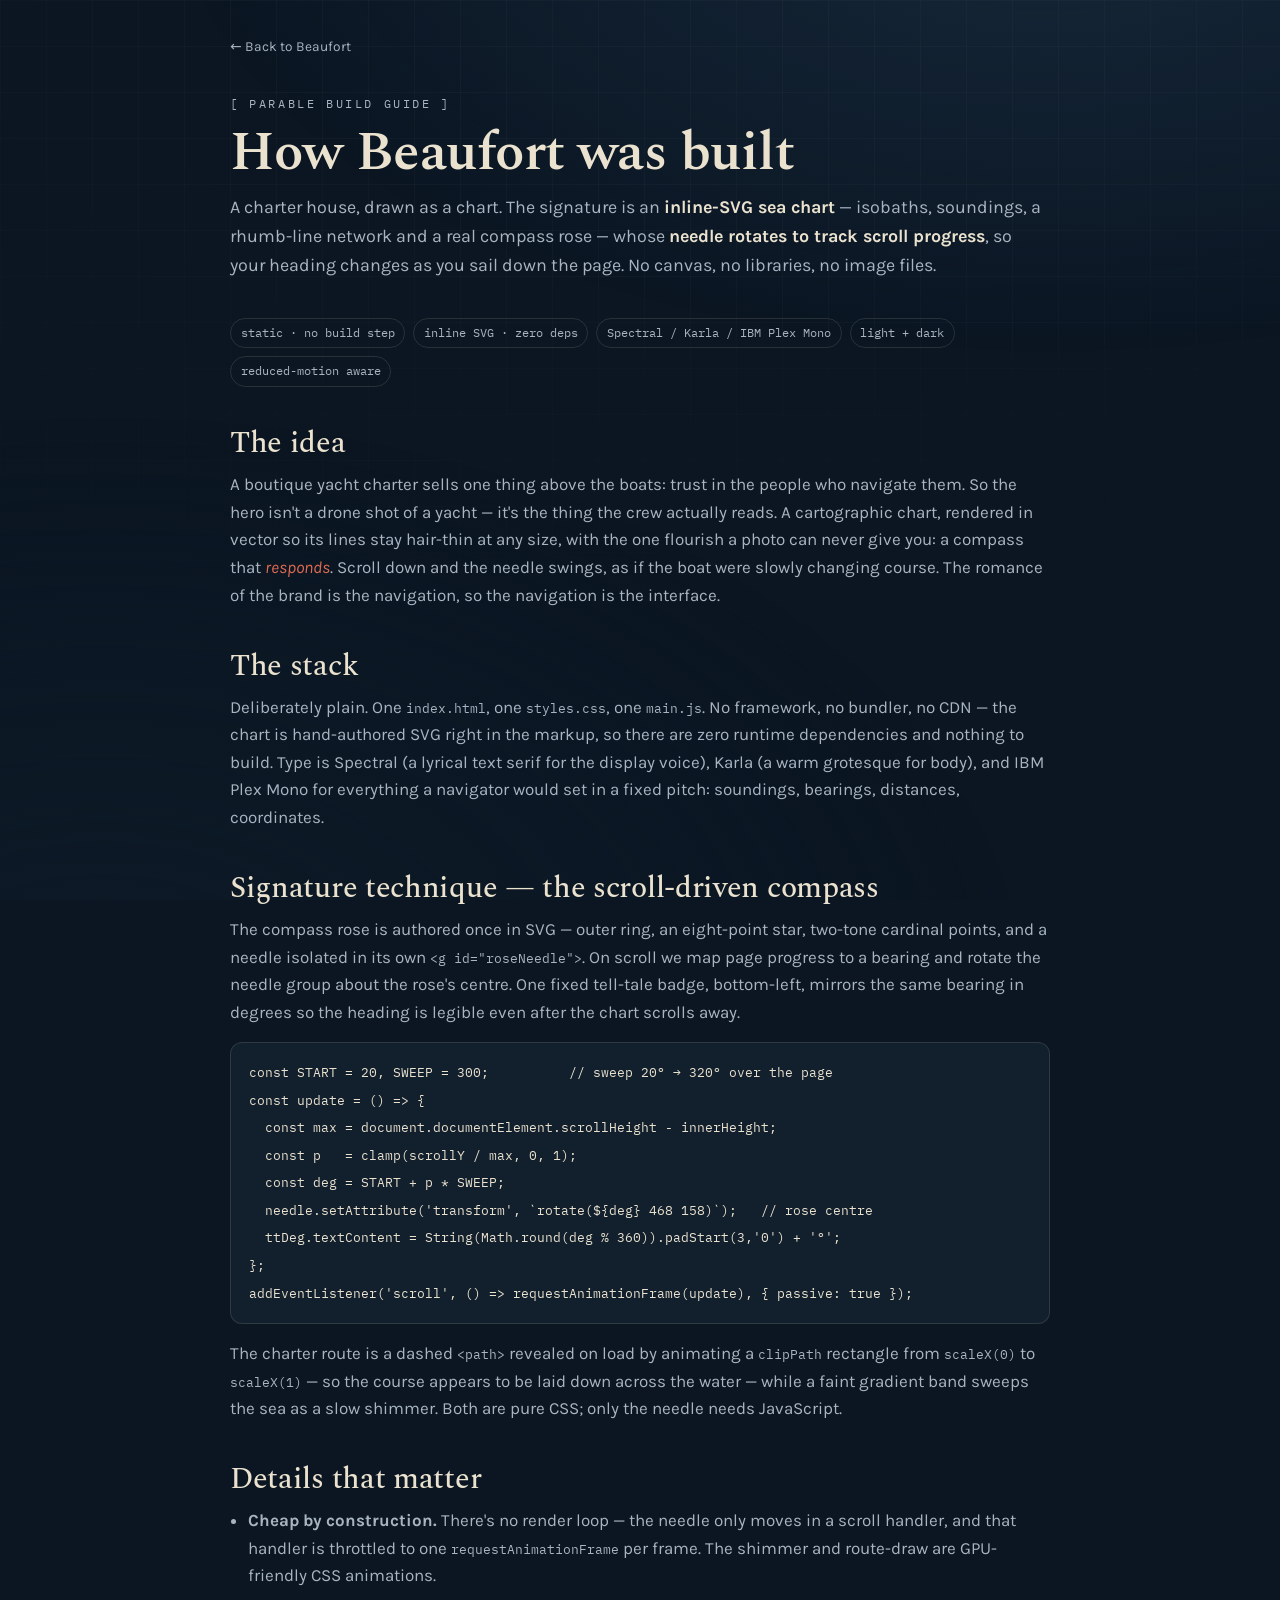
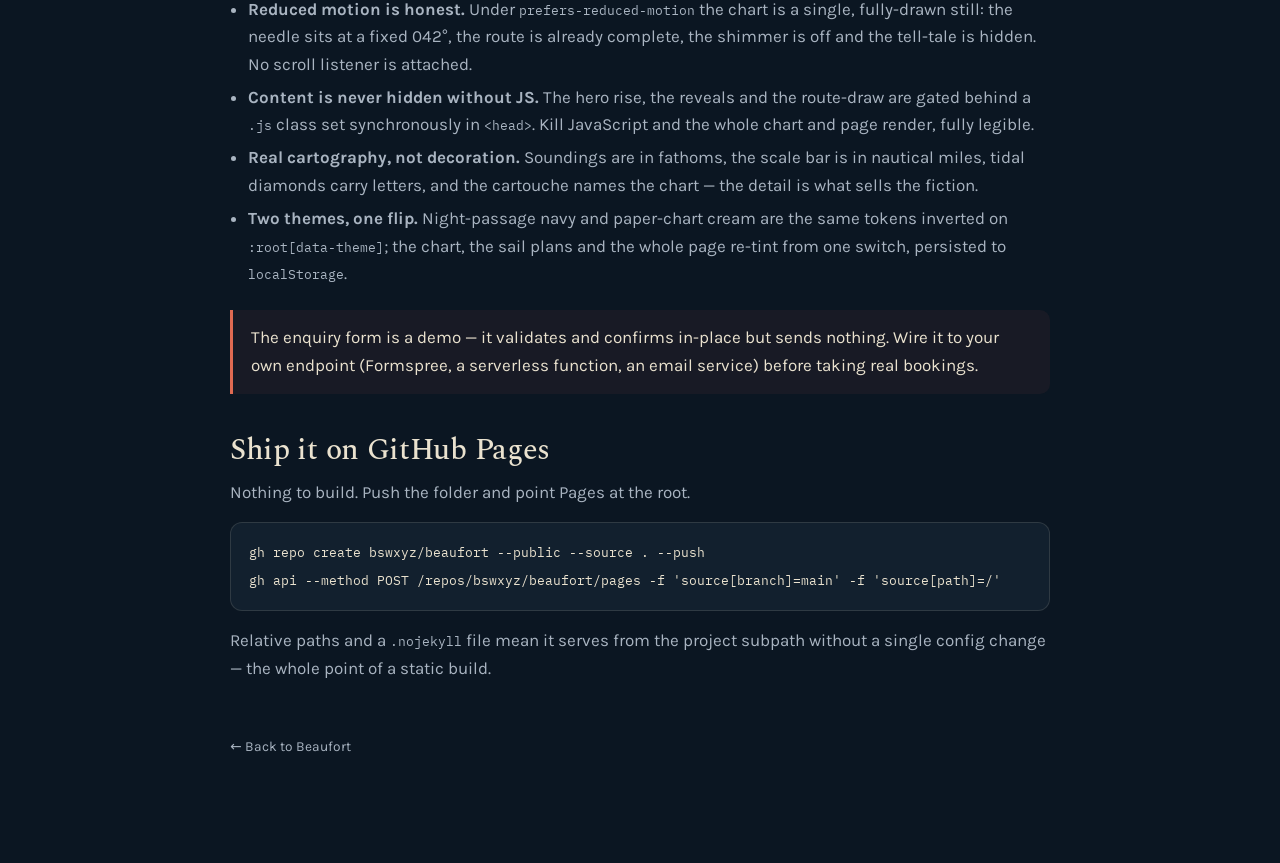
<file: guide/index.html>
<!doctype html>
<html lang="en" data-theme="dark">
<head>
<meta charset="utf-8" />
<meta name="viewport" content="width=device-width, initial-scale=1" />
<script>
  document.documentElement.classList.add('js');
  try { var t = localStorage.getItem('beaufort-theme'); if (t) document.documentElement.dataset.theme = t; } catch (e) {}
</script>
<title>How Beaufort was built — Parable build guide</title>
<meta name="description" content="A build guide for Beaufort: the idea, the stack, the scroll-driven compass on an inline-SVG sea chart, the details that matter, and how to ship it on GitHub Pages." />
<meta name="robots" content="index,follow" />
<link rel="preconnect" href="https://fonts.googleapis.com" />
<link rel="preconnect" href="https://fonts.gstatic.com" crossorigin />
<link href="https://fonts.googleapis.com/css2?family=Spectral:ital,wght@0,400;0,500;0,600;1,400;1,500&family=Karla:wght@400;500;700&family=IBM+Plex+Mono:wght@400;500&display=swap" rel="stylesheet" />
<link rel="stylesheet" href="../styles.css" />
<style>
  .doc { width: min(100% - 2.4rem, 820px); margin: 2rem auto 5rem; position: relative; z-index: 1; }
  .doc-back { display: inline-flex; align-items: center; gap: .4rem; color: var(--dim); text-decoration: none; font-size: .86rem; margin-bottom: 1.6rem; }
  .doc-back:hover { color: var(--ink); }
  .doc h1 { font-size: clamp(2.2rem, 5vw, 3.4rem); margin: .4rem 0 .3rem; font-weight: 600; }
  .doc .lede { margin-bottom: 2.4rem; }
  .doc h2 { font-size: clamp(1.4rem, 3vw, 1.9rem); margin: 2.6rem 0 .6rem; }
  .doc p { color: var(--dim); margin: .7rem 0; }
  .doc p strong { color: var(--ink); font-weight: 700; }
  .doc ul { color: var(--dim); padding-left: 1.1rem; margin: .7rem 0; }
  .doc li { margin: .35rem 0; }
  .doc a.inl { color: var(--accent-ink); }
  pre { background: var(--panel); border: 1px solid var(--line); border-radius: 12px; padding: 1rem 1.1rem; overflow-x: auto; margin: 1rem 0; }
  code { font-family: var(--font-m); font-size: .82rem; }
  pre code { color: var(--ink); line-height: 1.6; }
  .tag-row { display: flex; flex-wrap: wrap; gap: .5rem; margin: 1.2rem 0; }
  .tag-row span { font-family: var(--font-m); font-size: .72rem; padding: .3rem .6rem; border: 1px solid var(--line); border-radius: 999px; color: var(--dim); }
  .callout { border-left: 3px solid var(--accent); background: color-mix(in oklab, var(--accent) 6%, transparent); padding: .9rem 1.1rem; border-radius: 0 10px 10px 0; margin: 1.4rem 0; }
  .callout p { margin: 0; color: var(--ink); }
</style>
</head>
<body>
<div class="film" aria-hidden="true"></div>
<main class="doc">
  <a class="doc-back" href="../">← Back to Beaufort</a>
  <p class="eyebrow mono">[ Parable build guide ]</p>
  <h1>How Beaufort was built</h1>
  <p class="lede">A charter house, drawn as a chart. The signature is an <strong>inline-SVG sea
    chart</strong> — isobaths, soundings, a rhumb-line network and a real compass rose — whose
    <strong>needle rotates to track scroll progress</strong>, so your heading changes as you sail
    down the page. No canvas, no libraries, no image files.</p>

  <div class="tag-row">
    <span>static · no build step</span><span>inline SVG · zero deps</span><span>Spectral / Karla / IBM Plex Mono</span><span>light + dark</span><span>reduced-motion aware</span>
  </div>

  <h2>The idea</h2>
  <p>A boutique yacht charter sells one thing above the boats: trust in the people who navigate them.
    So the hero isn't a drone shot of a yacht — it's the thing the crew actually reads. A cartographic
    chart, rendered in vector so its lines stay hair-thin at any size, with the one flourish a photo
    can never give you: a compass that <em>responds</em>. Scroll down and the needle swings, as if the
    boat were slowly changing course. The romance of the brand is the navigation, so the navigation is
    the interface.</p>

  <h2>The stack</h2>
  <p>Deliberately plain. One <code>index.html</code>, one <code>styles.css</code>, one
    <code>main.js</code>. No framework, no bundler, no CDN — the chart is hand-authored SVG right in
    the markup, so there are zero runtime dependencies and nothing to build. Type is Spectral (a
    lyrical text serif for the display voice), Karla (a warm grotesque for body), and IBM Plex Mono
    for everything a navigator would set in a fixed pitch: soundings, bearings, distances, coordinates.</p>

  <h2>Signature technique — the scroll-driven compass</h2>
  <p>The compass rose is authored once in SVG — outer ring, an eight-point star, two-tone cardinal
    points, and a needle isolated in its own <code>&lt;g id="roseNeedle"&gt;</code>. On scroll we map
    page progress to a bearing and rotate the needle group about the rose's centre. One fixed tell-tale
    badge, bottom-left, mirrors the same bearing in degrees so the heading is legible even after the
    chart scrolls away.</p>
  <pre><code>const START = 20, SWEEP = 300;          // sweep 20° → 320° over the page
const update = () =&gt; {
  const max = document.documentElement.scrollHeight - innerHeight;
  const p   = clamp(scrollY / max, 0, 1);
  const deg = START + p * SWEEP;
  needle.setAttribute('transform', `rotate(${deg} 468 158)`);   // rose centre
  ttDeg.textContent = String(Math.round(deg % 360)).padStart(3,'0') + '°';
};
addEventListener('scroll', () =&gt; requestAnimationFrame(update), { passive: true });</code></pre>
  <p>The charter route is a dashed <code>&lt;path&gt;</code> revealed on load by animating a
    <code>clipPath</code> rectangle from <code>scaleX(0)</code> to <code>scaleX(1)</code> — so the
    course appears to be laid down across the water — while a faint gradient band sweeps the sea as a
    slow shimmer. Both are pure CSS; only the needle needs JavaScript.</p>

  <h2>Details that matter</h2>
  <ul>
    <li><strong>Cheap by construction.</strong> There's no render loop — the needle only moves in a
      scroll handler, and that handler is throttled to one <code>requestAnimationFrame</code> per
      frame. The shimmer and route-draw are GPU-friendly CSS animations.</li>
    <li><strong>Reduced motion is honest.</strong> Under <code>prefers-reduced-motion</code> the
      chart is a single, fully-drawn still: the needle sits at a fixed 042°, the route is already
      complete, the shimmer is off and the tell-tale is hidden. No scroll listener is attached.</li>
    <li><strong>Content is never hidden without JS.</strong> The hero rise, the reveals and the
      route-draw are gated behind a <code>.js</code> class set synchronously in <code>&lt;head&gt;</code>.
      Kill JavaScript and the whole chart and page render, fully legible.</li>
    <li><strong>Real cartography, not decoration.</strong> Soundings are in fathoms, the scale bar is
      in nautical miles, tidal diamonds carry letters, and the cartouche names the chart — the detail
      is what sells the fiction.</li>
    <li><strong>Two themes, one flip.</strong> Night-passage navy and paper-chart cream are the same
      tokens inverted on <code>:root[data-theme]</code>; the chart, the sail plans and the whole page
      re-tint from one switch, persisted to <code>localStorage</code>.</li>
  </ul>

  <div class="callout"><p>The enquiry form is a demo — it validates and confirms in-place but sends
    nothing. Wire it to your own endpoint (Formspree, a serverless function, an email service) before
    taking real bookings.</p></div>

  <h2>Ship it on GitHub Pages</h2>
  <p>Nothing to build. Push the folder and point Pages at the root.</p>
  <pre><code>gh repo create bswxyz/beaufort --public --source . --push
gh api --method POST /repos/bswxyz/beaufort/pages -f 'source[branch]=main' -f 'source[path]=/'</code></pre>
  <p>Relative paths and a <code>.nojekyll</code> file mean it serves from the project subpath without
    a single config change — the whole point of a static build.</p>

  <a class="doc-back" href="../" style="margin-top:2.6rem">← Back to Beaufort</a>
</main>
</body>
</html>
</file>
<file: styles.css>
/* ============================================================
   BEAUFORT — classic yacht charter under sail
   Dark = a night passage; light = the paper chart. Tokens flip
   on :root[data-theme]. The hero is an animated sea chart whose
   compass needle tracks scroll (main.js).
   ============================================================ */

:root {
  --max: 1240px;
  --ease: cubic-bezier(.16, .84, .24, 1);     /* the long swell */
  --ease-snap: cubic-bezier(.2, 1, .3, 1);
  --font-d: "Spectral", Georgia, serif;
  --font-b: "Karla", system-ui, sans-serif;
  --font-m: "IBM Plex Mono", ui-monospace, monospace;
}

/* ---- dark: a night passage ---- */
:root[data-theme="dark"] {
  --bg: #0b1622;
  --bg-2: #0e1b28;
  --panel: #12202e;
  --ink: #eae2cf;
  --dim: #a9b4c1;
  --faint: #7b8898;
  --line: rgba(234, 226, 207, .13);
  --line-2: rgba(234, 226, 207, .06);
  --accent: #e06a52;          /* buoy red — large / decorative */
  --accent-ink: #e8836e;      /* buoy red — small text (AA on navy) */
  --on-accent: #0b1622;       /* text on an accent fill */
  --brass: #c49a52;
  --sea: #3a5f85;
  --hull: #38567a;
  --canvas: rgba(234, 226, 207, .16);
  --sail-edge: rgba(234, 226, 207, .5);
  --shadow: 0 30px 70px -34px rgba(0, 0, 0, .8);

  /* chart tokens */
  --chart-bg: #0e1b28;
  --chart-ink: #eae2cf;
  --chart-line: rgba(234, 226, 207, .35);
  --chart-faint: rgba(234, 226, 207, .2);
  --sounding: rgba(234, 226, 207, .48);
  --land: #16283a;
  --land-edge: rgba(234, 226, 207, .4);
  --accent-line: #e06a52;
  --rose: #c49a52;
  --rose-fill: rgba(196, 154, 82, .14);
  --rose-dk: rgba(234, 226, 207, .72);
  --rose-lt: rgba(234, 226, 207, .26);
  --needle-s: #8fb0cf;
  --cartouche: rgba(9, 18, 28, .82);
  --sheen: #cfe6ff;
}
/* ---- light: the paper chart ---- */
:root[data-theme="light"] {
  --bg: #f1ead6;
  --bg-2: #ece4cd;
  --panel: #f6efdc;
  --ink: #0c1a2b;
  --dim: #3c4f63;
  --faint: #556270;
  --line: rgba(12, 26, 43, .15);
  --line-2: rgba(12, 26, 43, .07);
  --accent: #c23b2b;
  --accent-ink: #b0341f;
  --on-accent: #fdf6e9;
  --brass: #9a7434;
  --sea: #274a6b;
  --hull: #2c4d6e;
  --canvas: #efe7d0;
  --sail-edge: rgba(12, 26, 43, .5);
  --shadow: 0 30px 70px -38px rgba(20, 38, 58, .45);

  --chart-bg: #f4eeda;
  --chart-ink: #0c1a2b;
  --chart-line: rgba(12, 26, 43, .55);
  --chart-faint: rgba(12, 26, 43, .3);
  --sounding: rgba(12, 26, 43, .52);
  --land: #e4d5ad;
  --land-edge: rgba(12, 26, 43, .5);
  --accent-line: #b0341f;
  --rose: #9a7434;
  --rose-fill: rgba(154, 116, 52, .13);
  --rose-dk: rgba(12, 26, 43, .72);
  --rose-lt: rgba(12, 26, 43, .28);
  --needle-s: #274a6b;
  --cartouche: rgba(244, 238, 218, .92);
  --sheen: #ffffff;
}

* { box-sizing: border-box; }
html { scroll-behavior: smooth; -webkit-text-size-adjust: 100%; }
@media (prefers-reduced-motion: reduce) { html { scroll-behavior: auto; } }

body {
  margin: 0;
  background: var(--bg);
  color: var(--ink);
  font-family: var(--font-b);
  font-size: clamp(15px, 1vw + 13px, 17px);
  line-height: 1.62;
  -webkit-font-smoothing: antialiased;
  overflow-x: hidden;
  transition: background .5s var(--ease), color .5s var(--ease);
}

.mono { font-family: var(--font-m); font-variant-ligatures: none; }
.wrap { width: min(100% - 2.4rem, var(--max)); margin-inline: auto; }
h1, h2, h3 { font-family: var(--font-d); font-weight: 500; line-height: 1.05; margin: 0; letter-spacing: -.01em; }
em { font-style: italic; color: var(--accent); }
a { color: inherit; }

/* ---------- layered fixed background ---------- */
.film {
  position: fixed; inset: 0; z-index: 0; pointer-events: none;
  background:
    radial-gradient(120% 90% at 82% -12%, color-mix(in oklab, var(--sea) 26%, transparent), transparent 58%),
    radial-gradient(110% 100% at 8% 112%, var(--bg-2), transparent 66%);
  opacity: .95;
}
.film::after {
  content: ""; position: absolute; inset: 0;
  background-image:
    linear-gradient(var(--line-2) 1px, transparent 1px),
    linear-gradient(90deg, var(--line-2) 1px, transparent 1px);
  background-size: 46px 46px; opacity: .5;
  mask-image: radial-gradient(120% 90% at 50% 0%, #000 30%, transparent 82%);
}

.skip {
  position: absolute; left: -999px; top: 8px; z-index: 100;
  background: var(--accent); color: var(--on-accent); padding: .5rem .9rem; border-radius: 8px; font-weight: 700;
}
.skip:focus { left: 12px; }

:where(a, button, input, textarea):focus-visible {
  outline: 2px solid var(--accent); outline-offset: 3px; border-radius: 4px;
}

/* ---------- nav ---------- */
.nav {
  position: sticky; top: 0; z-index: 20;
  display: flex; align-items: center; justify-content: space-between; gap: 1rem;
  width: min(100% - 2.4rem, var(--max)); margin: .7rem auto 0;
  padding: .55rem .8rem; border: 1px solid var(--line); border-radius: 14px;
  background: color-mix(in oklab, var(--bg) 74%, transparent);
  backdrop-filter: blur(12px);
}
.brand { display: inline-flex; align-items: center; gap: .55rem; text-decoration: none; font-family: var(--font-d); font-size: 1.2rem; font-weight: 600; letter-spacing: .01em; }
.brand-mark { width: 26px; height: 26px; color: var(--brass); }
.nav-links { display: flex; align-items: center; gap: .3rem; }
.nav-links a { text-decoration: none; color: var(--dim); font-size: .86rem; padding: .45rem .7rem; border-radius: 9px; transition: color .25s, background .25s; }
.nav-links a:hover { color: var(--ink); background: var(--line-2); }
.nav-cta { color: var(--ink) !important; border: 1px solid var(--line); }
.nav-cta:hover { background: var(--accent) !important; color: var(--on-accent) !important; border-color: transparent; }
@media (max-width: 820px) { .nav-links a:not(.nav-cta) { display: none; } }

.theme-btn {
  display: inline-grid; place-items: center; width: 34px; height: 34px; margin-left: .2rem;
  border: 1px solid var(--line); border-radius: 9px; background: transparent; color: var(--dim); cursor: pointer;
  transition: color .25s, border-color .25s, transform .2s;
}
.theme-btn:hover { color: var(--ink); border-color: var(--brass); }
.theme-btn:active { transform: scale(.92); }
.theme-btn svg { width: 17px; height: 17px; fill: none; stroke: currentColor; stroke-width: 1.7; }
:root[data-theme="dark"] .ico-sun { display: block; }
:root[data-theme="dark"] .ico-moon { display: none; }
:root[data-theme="light"] .ico-sun { display: none; }
:root[data-theme="light"] .ico-moon { display: block; }

/* ---------- buttons ---------- */
.btn {
  display: inline-flex; align-items: center; gap: .4rem; text-decoration: none;
  padding: .72rem 1.2rem; border-radius: 11px; font-weight: 700; font-size: .92rem;
  border: 1px solid transparent; cursor: pointer;
  transition: transform .2s var(--ease-snap), background .25s, border-color .25s, color .25s, box-shadow .25s;
}
.btn-primary { background: var(--accent); color: var(--on-accent); }
.btn-primary:hover { transform: translateY(-2px); box-shadow: 0 14px 30px -16px var(--accent); }
.btn-ghost { border-color: var(--line); color: var(--ink); }
.btn-ghost:hover { border-color: var(--brass); color: var(--accent-ink); }
.btn-block { width: 100%; justify-content: center; }

/* ---------- section scaffolding ---------- */
main { position: relative; z-index: 1; }
section { position: relative; }
.sec-head { max-width: 64ch; margin-bottom: 2.8rem; }
.kicker { color: var(--accent-ink); font-size: .74rem; letter-spacing: .24em; text-transform: uppercase; margin: 0 0 1rem; }
.kicker--buoy { color: var(--accent-ink); }
.eyebrow { color: var(--faint); font-size: .74rem; letter-spacing: .22em; text-transform: uppercase; margin: 0 0 1.4rem; }
h2 { font-size: clamp(2rem, 4.2vw, 3.2rem); }
.lede { color: var(--dim); font-size: clamp(1rem, 1.4vw, 1.16rem); margin: 1rem 0 0; }
.wm {
  position: absolute; top: 4%; right: -1.5%; z-index: 0; pointer-events: none; user-select: none;
  font-family: var(--font-d); font-weight: 600; font-size: clamp(4rem, 15vw, 13rem); color: var(--ink); opacity: .04; letter-spacing: .02em;
}

/* ---------- hero ---------- */
.hero { padding: clamp(2.4rem, 6vw, 5rem) 0 clamp(3rem, 6vw, 5rem); width: min(100% - 2.4rem, var(--max)); margin-inline: auto; }
.hero-grid { display: grid; grid-template-columns: 1fr 1.08fr; gap: clamp(1.6rem, 4vw, 3.6rem); align-items: center; }
@media (max-width: 960px) { .hero-grid { grid-template-columns: 1fr; } }

.hero-title { font-size: clamp(2.7rem, 7.4vw, 5.4rem); margin: .2rem 0 0; font-weight: 600; }
.hero-title .line { display: block; overflow: hidden; }
.hero-title .line > span { display: block; }
.js .hero-title .line > span { transform: translateY(110%); }
.js .hero.loaded .hero-title .line > span { animation: rise .95s var(--ease) forwards; }
.js .hero.loaded .hero-title .line:nth-child(2) > span { animation-delay: .1s; }
.js .hero.loaded .hero-title .line:nth-child(3) > span { animation-delay: .2s; }
@keyframes rise { to { transform: translateY(0); } }

.hero-sub { color: var(--dim); max-width: 48ch; margin: 1.5rem 0 0; }
.hero-actions { display: flex; flex-wrap: wrap; gap: .7rem; margin: 1.8rem 0 0; }
.hero-facts { display: flex; flex-wrap: wrap; gap: 1.9rem; margin: 2.4rem 0 0; padding-top: 1.4rem; border-top: 1px solid var(--line); }
.hero-facts div { display: flex; flex-direction: column; gap: .2rem; }
.hero-facts dt { font-size: .68rem; letter-spacing: .16em; text-transform: uppercase; color: var(--faint); }
.hero-facts dd { margin: 0; font-family: var(--font-d); font-size: 1.5rem; font-weight: 500; }

/* chart figure */
.chart-fig { position: relative; margin: 0; }
.chart-panel {
  position: relative; aspect-ratio: 4 / 3; width: 100%; overflow: hidden;
  border: 1px solid var(--line); border-radius: 8px; background: var(--chart-bg);
  box-shadow: var(--shadow);
}
.chart { position: absolute; inset: 0; width: 100%; height: 100%; display: block; }
.chart-grain {
  position: absolute; inset: 0; pointer-events: none; mix-blend-mode: overlay; opacity: .35;
  background-image: radial-gradient(circle at 1px 1px, color-mix(in oklab, var(--chart-ink) 40%, transparent) .5px, transparent 0);
  background-size: 3px 3px;
}
#roseNeedle { transition: transform .18s linear; }
.chart-sheen { will-change: transform, opacity; }
.js .chart-sheen { animation: sheen 8s var(--ease) 1.8s infinite; animation-play-state: paused; }
.js .hero.sailing .chart-sheen { animation-play-state: running; }
@keyframes sheen {
  0% { transform: translateX(0); opacity: 0; }
  10% { opacity: .55; }
  38% { opacity: 0; }
  100% { transform: translateX(940px); opacity: 0; }
}
#routeRevealRect { transform-box: fill-box; transform-origin: left center; }
.js #routeRevealRect { transform: scaleX(0); }
.js .hero.loaded #routeRevealRect { animation: drawRoute 2.6s var(--ease) .5s forwards; }
@keyframes drawRoute { to { transform: scaleX(1); } }

.chart-cap { display: flex; justify-content: space-between; gap: 1rem; margin-top: 1rem; font-size: .72rem; color: var(--faint); flex-wrap: wrap; }
.hero-scroll { margin: clamp(2rem, 5vw, 3.2rem) 0 0; font-size: .72rem; letter-spacing: .2em; text-transform: uppercase; color: var(--faint); }

/* ---------- fleet ---------- */
.fleet { padding: clamp(4rem, 9vw, 7rem) 0; overflow: hidden; }
.fleet-grid { display: grid; grid-template-columns: repeat(2, 1fr); gap: 1.1rem; }
@media (max-width: 760px) { .fleet-grid { grid-template-columns: 1fr; } }
.yacht {
  display: flex; flex-direction: column; border: 1px solid var(--line); border-radius: 16px;
  background: var(--panel); overflow: hidden;
  transition: transform .3s var(--ease), border-color .3s, box-shadow .3s;
}
.yacht:hover { transform: translateY(-4px); border-color: color-mix(in oklab, var(--brass) 45%, var(--line)); box-shadow: var(--shadow); }
.yacht-art { aspect-ratio: 16 / 8; display: grid; place-items: center; background: linear-gradient(170deg, var(--bg-2), var(--panel)); border-bottom: 1px solid var(--line); padding: .4rem 1.2rem; }
.sailplan { width: 100%; height: auto; max-width: 320px; }
.sailplan .waterline { stroke: var(--line); stroke-width: 1; stroke-dasharray: 2 4; }
.sailplan .hull { fill: var(--hull); stroke: var(--ink); stroke-width: 1.3; stroke-linejoin: round; }
.sailplan .spar { stroke: var(--dim); stroke-width: 1.7; stroke-linecap: round; }
.sailplan .sail { fill: var(--canvas); stroke: var(--sail-edge); stroke-width: 1.1; stroke-linejoin: round; }
.sailplan .sail--fore { opacity: .92; }
.sailplan .sail--top, .sailplan .sail--miz { opacity: .96; }
.sailplan .burgee { fill: var(--accent); }
.yacht-info { padding: 1.2rem 1.3rem 1.4rem; flex: 1; display: flex; flex-direction: column; }
.yacht-top { display: flex; align-items: baseline; justify-content: space-between; gap: .6rem; flex-wrap: wrap; }
.yacht-top h3 { font-size: 1.6rem; }
.yacht-rig { font-size: .68rem; letter-spacing: .12em; text-transform: uppercase; color: var(--brass); }
.yacht-note { color: var(--dim); font-size: .92rem; margin: .7rem 0 1.1rem; }
.specs { display: flex; gap: 1.6rem; margin: auto 0 0; padding-top: .9rem; border-top: 1px solid var(--line-2); }
.specs div { display: flex; flex-direction: column; gap: .15rem; }
.specs dt { font-size: .64rem; letter-spacing: .12em; text-transform: uppercase; color: var(--faint); }
.specs dd { margin: 0; font-family: var(--font-d); font-size: 1.2rem; color: var(--ink); }

/* ---------- passages ---------- */
.passages { padding: clamp(4rem, 9vw, 7rem) 0; background: var(--bg-2); border-block: 1px solid var(--line); }
.passage-list { list-style: none; margin: 0; padding: 0; }
.passage {
  display: grid; grid-template-columns: auto 1fr auto; gap: clamp(1rem, 3vw, 2.2rem); align-items: center;
  padding: 1.7rem .4rem; border-top: 1px solid var(--line); position: relative;
  transition: padding-left .3s var(--ease);
}
.passage:last-child { border-bottom: 1px solid var(--line); }
.passage::before {
  content: ""; position: absolute; left: 0; top: 0; bottom: 0; width: 2px; background: var(--accent);
  transform: scaleY(0); transform-origin: center; transition: transform .35s var(--ease);
}
.passage:hover { padding-left: 1rem; }
.passage:hover::before { transform: scaleY(1); }
.passage-map { width: 120px; flex: none; }
.mini-route { width: 100%; height: auto; display: block; }
.mini-route .mr-land { fill: none; stroke: var(--faint); stroke-width: 1.4; stroke-linecap: round; opacity: .6; }
.mini-route .mr-line { fill: none; stroke: var(--accent); stroke-width: 1.6; stroke-linecap: round; stroke-dasharray: 1 5; }
.mini-route .mr-a { fill: var(--accent); }
.mini-route .mr-b { fill: var(--accent); }
.passage-head { display: flex; align-items: baseline; gap: .9rem; flex-wrap: wrap; }
.passage-head h3 { font-size: clamp(1.3rem, 2.6vw, 1.8rem); }
.passage-legs { font-size: .7rem; letter-spacing: .06em; color: var(--brass); }
.passage-note { color: var(--dim); font-size: .92rem; margin: .5rem 0 0; max-width: 58ch; }
.passage-stats { text-align: right; flex: none; display: flex; flex-direction: column; gap: .25rem; }
.ps-num { font-family: var(--font-d); font-size: clamp(1.5rem, 3vw, 2.1rem); font-weight: 500; color: var(--ink); }
.ps-num em { font-style: normal; font-size: .74rem; color: var(--faint); font-family: var(--font-m); letter-spacing: .06em; }
.ps-sub { font-size: .68rem; letter-spacing: .1em; text-transform: uppercase; color: var(--faint); }
@media (max-width: 760px) {
  .passage { grid-template-columns: 1fr auto; grid-template-areas: "body stats" "map map"; row-gap: 1rem; }
  .passage-body { grid-area: body; }
  .passage-stats { grid-area: stats; }
  .passage-map { grid-area: map; width: 100%; max-width: 220px; }
}
@media (max-width: 460px) {
  .passage { grid-template-columns: 1fr; grid-template-areas: "body" "stats" "map"; }
  .passage-stats { text-align: left; flex-direction: row; align-items: baseline; gap: .8rem; }
}

/* ---------- crew ---------- */
.crew { padding: clamp(4rem, 9vw, 7rem) 0; overflow: hidden; }
.crew-grid { display: grid; grid-template-columns: repeat(3, 1fr); gap: 1.2rem; }
@media (max-width: 860px) { .crew-grid { grid-template-columns: 1fr; max-width: 46rem; } }
.skipper { border: 1px solid var(--line); border-radius: 16px; background: var(--panel); padding: 1.5rem 1.5rem 1.6rem; }
.skipper-mark { width: 46px; height: 46px; margin-bottom: 1rem; }
.skipper-mark svg { width: 100%; height: 100%; }
.skipper-mark .sk-ring { fill: none; stroke: var(--line); stroke-width: 2; }
.skipper-mark .sk-n { fill: var(--accent); }
.skipper-mark .sk-e { fill: none; stroke: var(--brass); stroke-width: 1.4; }
.skipper-mark .sk-c { fill: var(--ink); }
.skipper h3 { font-size: 1.45rem; }
.skipper-role { font-size: .68rem; letter-spacing: .1em; text-transform: uppercase; color: var(--brass); margin: .3rem 0 .9rem; }
.skipper-bio { color: var(--dim); font-size: .92rem; margin: 0 0 1.1rem; }
.skipper-tick { font-size: .68rem; letter-spacing: .04em; color: var(--faint); padding-top: .9rem; border-top: 1px solid var(--line-2); }

/* ---------- log / stats band ---------- */
.log-band { padding: clamp(4rem, 9vw, 7rem) 0; background: var(--bg-2); border-block: 1px solid var(--line); overflow: hidden; }
.logs { display: grid; grid-template-columns: repeat(4, 1fr); gap: 1.4rem; }
@media (max-width: 860px) { .logs { grid-template-columns: repeat(2, 1fr); gap: 2rem 1.4rem; } }
@media (max-width: 440px) { .logs { grid-template-columns: 1fr; } }
.log { display: flex; flex-direction: column; gap: .35rem; }
.log-num { font-family: var(--font-d); font-weight: 500; font-size: clamp(2.4rem, 6vw, 3.6rem); line-height: 1; color: var(--ink); }
.log-lbl { font-size: .7rem; letter-spacing: .1em; text-transform: uppercase; color: var(--accent-ink); }
.log-cap { color: var(--dim); font-size: .84rem; }

/* ---------- book ---------- */
.book { padding: clamp(4rem, 9vw, 7rem) 0; }
.book-grid { display: grid; grid-template-columns: 1fr 1fr; gap: clamp(1.6rem, 4vw, 3.4rem); align-items: center; }
@media (max-width: 860px) { .book-grid { grid-template-columns: 1fr; } }
.book-sub { color: var(--dim); margin: 1rem 0 1.4rem; max-width: 50ch; }
.book-list { list-style: none; margin: 0; padding: 0; display: grid; gap: .5rem; }
.book-list li { position: relative; padding-left: 1.4rem; color: var(--dim); font-size: .82rem; }
.book-list li::before { content: "⚓"; position: absolute; left: 0; color: var(--brass); font-size: .8rem; }
.book-form { border: 1px solid var(--line); border-radius: 18px; background: var(--panel); padding: 1.5rem; box-shadow: var(--shadow); }
.field { margin-bottom: 1rem; }
.field-row { display: grid; grid-template-columns: 1fr 1fr; gap: 1rem; }
.field label { display: block; font-size: .7rem; letter-spacing: .12em; text-transform: uppercase; color: var(--faint); margin-bottom: .4rem; }
.field input, .field textarea {
  width: 100%; padding: .72rem .85rem; border: 1px solid var(--line); border-radius: 10px;
  background: var(--bg); color: var(--ink); font: inherit; font-size: .92rem;
}
.field input::placeholder, .field textarea::placeholder { color: var(--faint); }
.book-fine { margin: .8rem 0 0; font-size: .7rem; color: var(--faint); text-align: center; }
.book-done { text-align: center; padding: 1.6rem .5rem; }
.book-done strong { font-family: var(--font-d); font-weight: 500; font-size: 1.55rem; display: block; }
.book-done .mono { display: block; margin-top: .5rem; font-size: .72rem; color: var(--faint); }

/* ---------- footer ---------- */
.footer { padding: 3rem 0 2.4rem; border-top: 1px solid var(--line); position: relative; z-index: 1; }
.foot-top { display: flex; align-items: center; justify-content: space-between; gap: 1rem; flex-wrap: wrap; padding-bottom: 1.4rem; }
.foot-brand { font-family: var(--font-d); font-size: 1.4rem; font-weight: 600; }
.foot-links { display: flex; flex-wrap: wrap; gap: .3rem; }
.foot-links a { text-decoration: none; color: var(--dim); font-size: .84rem; padding: .35rem .6rem; border-radius: 8px; }
.foot-links a:hover { color: var(--ink); background: var(--line-2); }
.foot-bottom { display: flex; justify-content: space-between; gap: 1rem; flex-wrap: wrap; font-size: .72rem; color: var(--faint); }
.foot-bottom a { color: var(--accent-ink); text-decoration: none; }
.foot-bottom a:hover { text-decoration: underline; }

/* ---------- tell-tale (fixed heading readout) ---------- */
.telltale {
  position: fixed; left: 16px; bottom: 16px; z-index: 15; pointer-events: none;
  display: flex; align-items: center; gap: .5rem;
  padding: .35rem .6rem .35rem .4rem; border: 1px solid var(--line); border-radius: 999px;
  background: color-mix(in oklab, var(--bg) 82%, transparent); backdrop-filter: blur(8px);
  font-size: .72rem; letter-spacing: .08em; color: var(--dim);
  opacity: 0; transform: translateY(8px); transition: opacity .5s var(--ease), transform .5s var(--ease);
}
.telltale.show { opacity: 1; transform: none; }
.telltale svg { width: 26px; height: 26px; }
.telltale .tt-ring { fill: none; stroke: var(--line); stroke-width: 2; }
.telltale .tt-n { fill: var(--faint); font-family: var(--font-m); font-size: 7px; }
.telltale .tt-north { fill: var(--accent); }
.telltale .tt-south { fill: var(--sea); }
.telltale .tt-hub { fill: var(--brass); }
#ttNeedle { transition: transform .18s linear; }
@media (max-width: 620px) { .telltale { display: none; } }

/* ---------- reveals (gated behind .js) ---------- */
.js .reveal { opacity: 0; transform: translateY(22px); transition: opacity .9s var(--ease), transform .9s var(--ease); }
.reveal.is-in { opacity: 1; transform: none; }

@media (prefers-reduced-motion: reduce) {
  .reveal { opacity: 1 !important; transform: none !important; transition: none; }
  .hero-title .line > span { transform: none !important; animation: none !important; }
  .chart-sheen { animation: none !important; opacity: 0 !important; }
  #routeRevealRect { transform: none !important; animation: none !important; }
  #roseNeedle, #ttNeedle { transition: none !important; }
  .passage::before { transition: none; }
  .telltale { display: none !important; }
  * { scroll-behavior: auto !important; }
}
</file>
